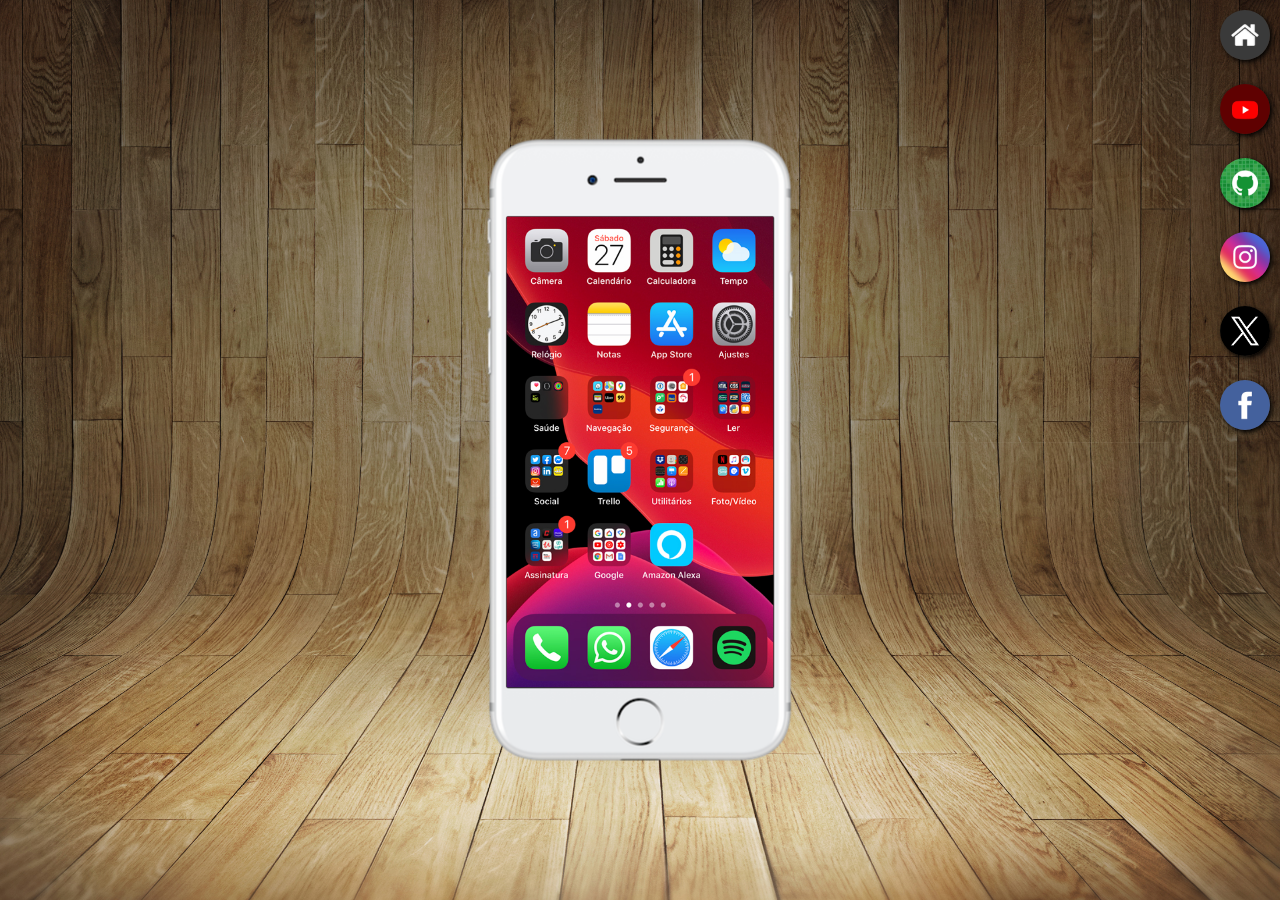
<file: index.html>
<!DOCTYPE html>
<html lang="pt-br">
<head>
    <meta charset="UTF-8">
    <meta name="viewport" content="width=device-width, initial-scale=1.0">
    <link rel="shortcut icon" href="favicon.ico" type="image/x-icon">
    <link rel="stylesheet" href="estilos/style.css">
    <title>Projeto Redes Sociais</title>
</head>
<body>
    <main>
        <section id="telefone">
            <iframe src="home.html"  name="tela" id="tela" frameborder="0"> Seu navegador não é compatível com isso.

            </iframe>

        </section>

        <section id="redes-sociais">
            <a href="home.html" target="tela"><img src="imagens/logo-home.jpg" alt="home"></a><br>
            <a href="youtube.html" target="tela"><img src="imagens/logo-youtube.jpg" alt="youtube"></a><br>
            <a href="github.html" target="tela"><img src="imagens/logo-github.jpg" alt="github"></a><br>
            <a href="instagram.html" target="tela"><img src="imagens/logo-instagram.jpg" alt="instagram"></a><br>
            <a href="twitter.html" target="tela"><img src="imagens/logo-twitter.jpg" alt="twitter"></a><br>
            <a href="facebook.html" target="tela"><img src="imagens/logo-facebook.jpg" alt="Facebook"></a>

        </section> 
    </main>
    
</body>
</html>
</file>
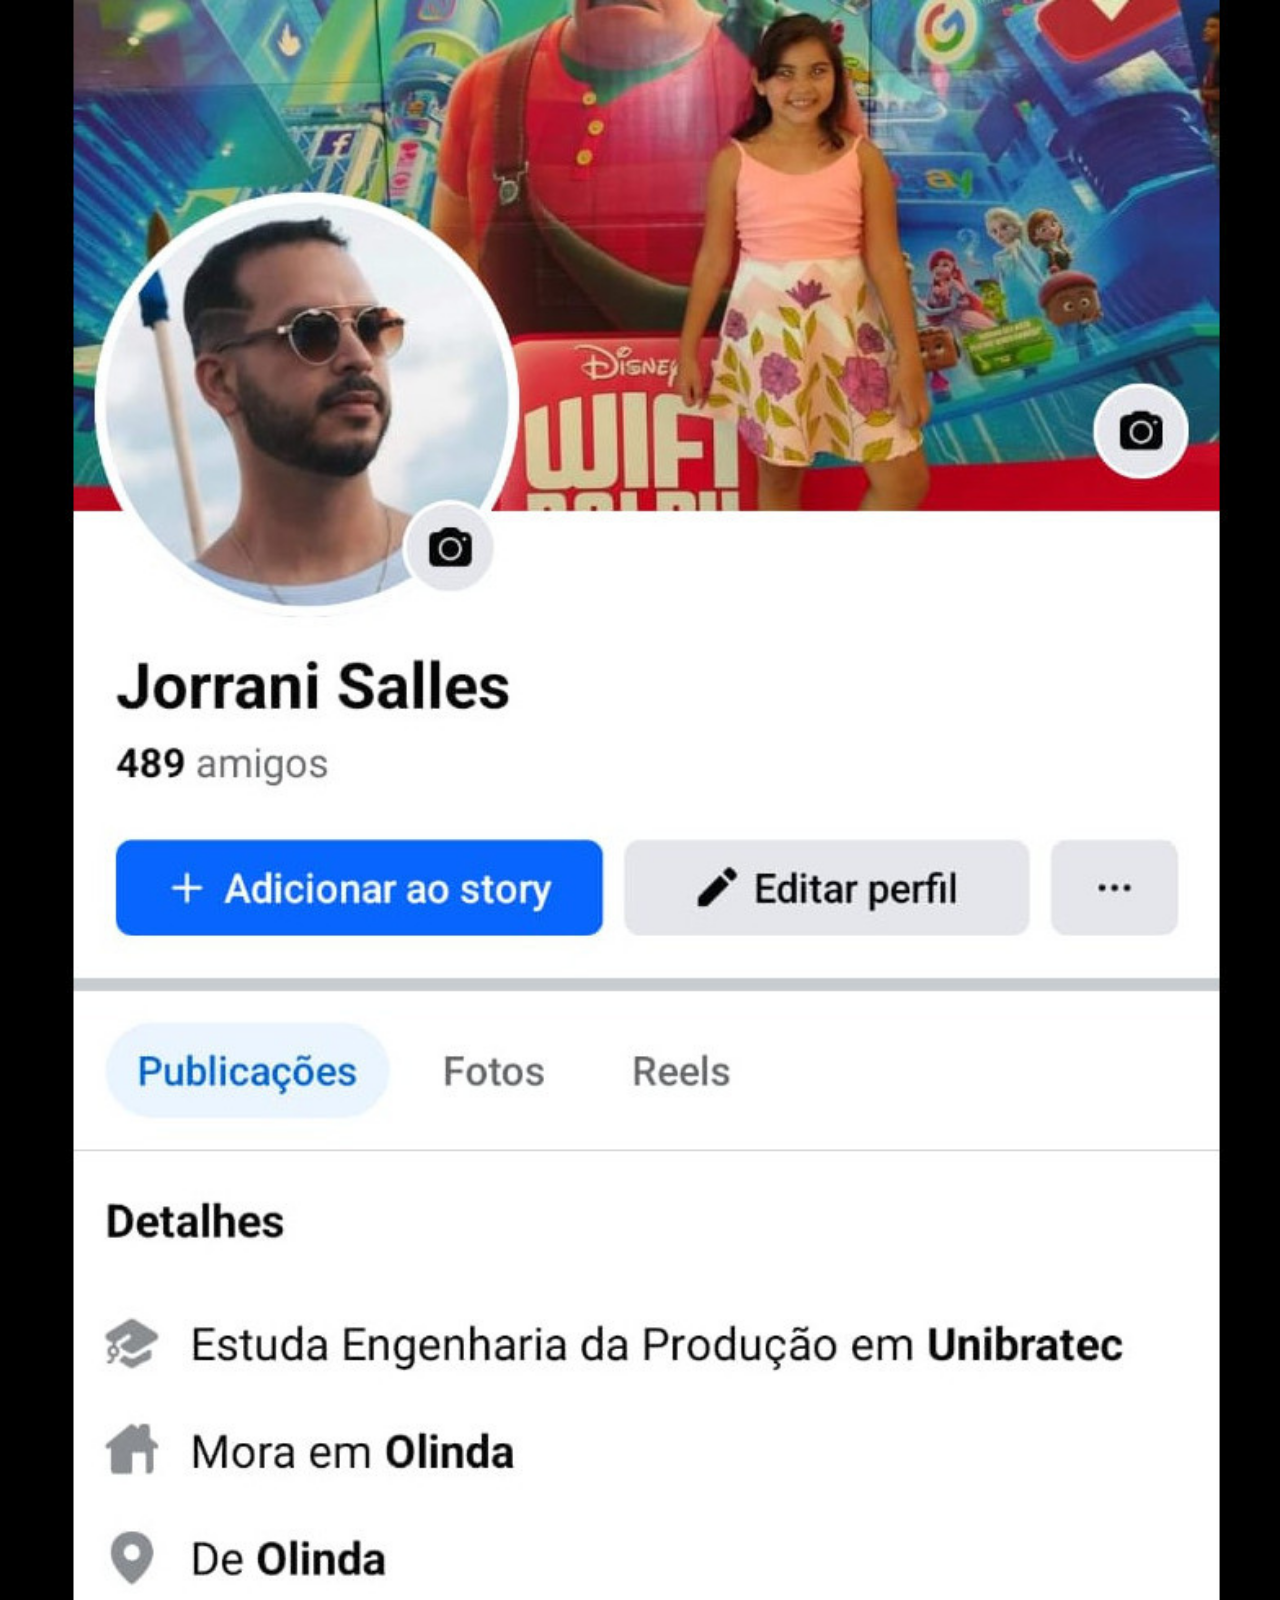
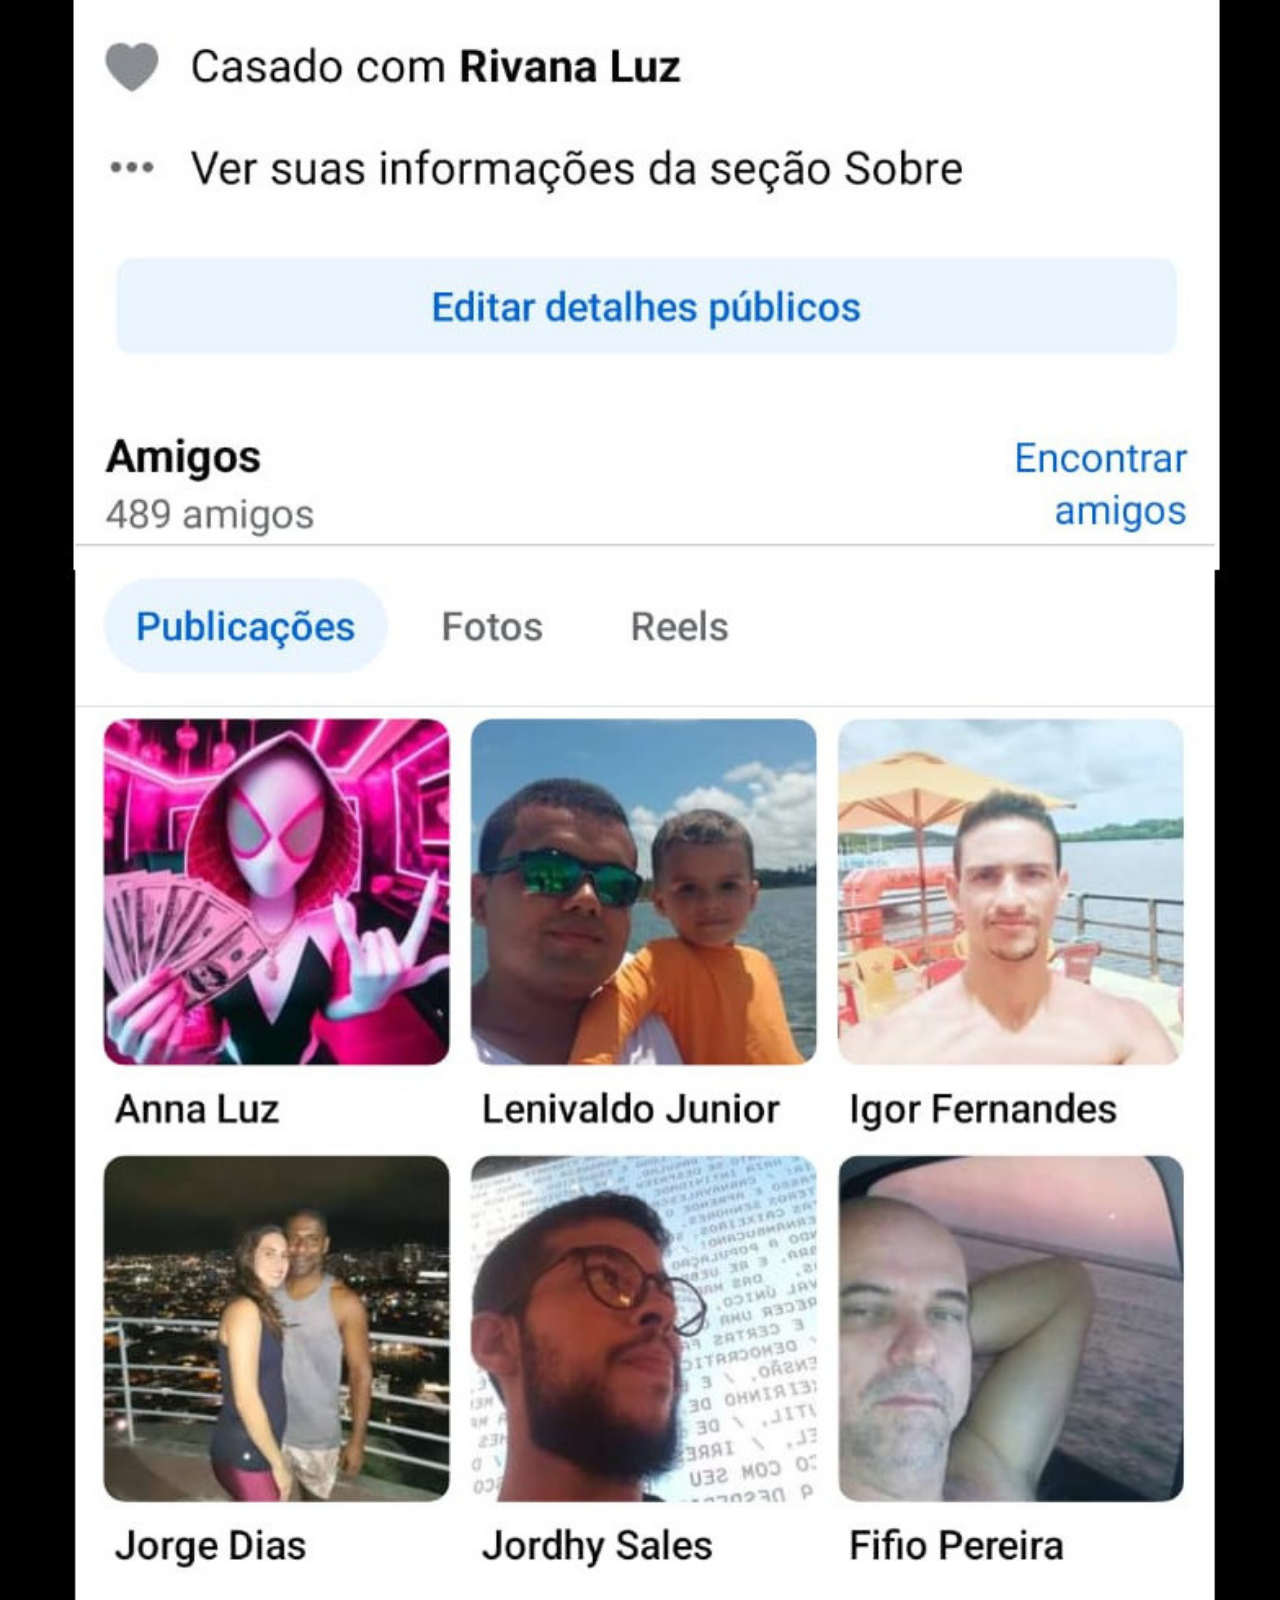
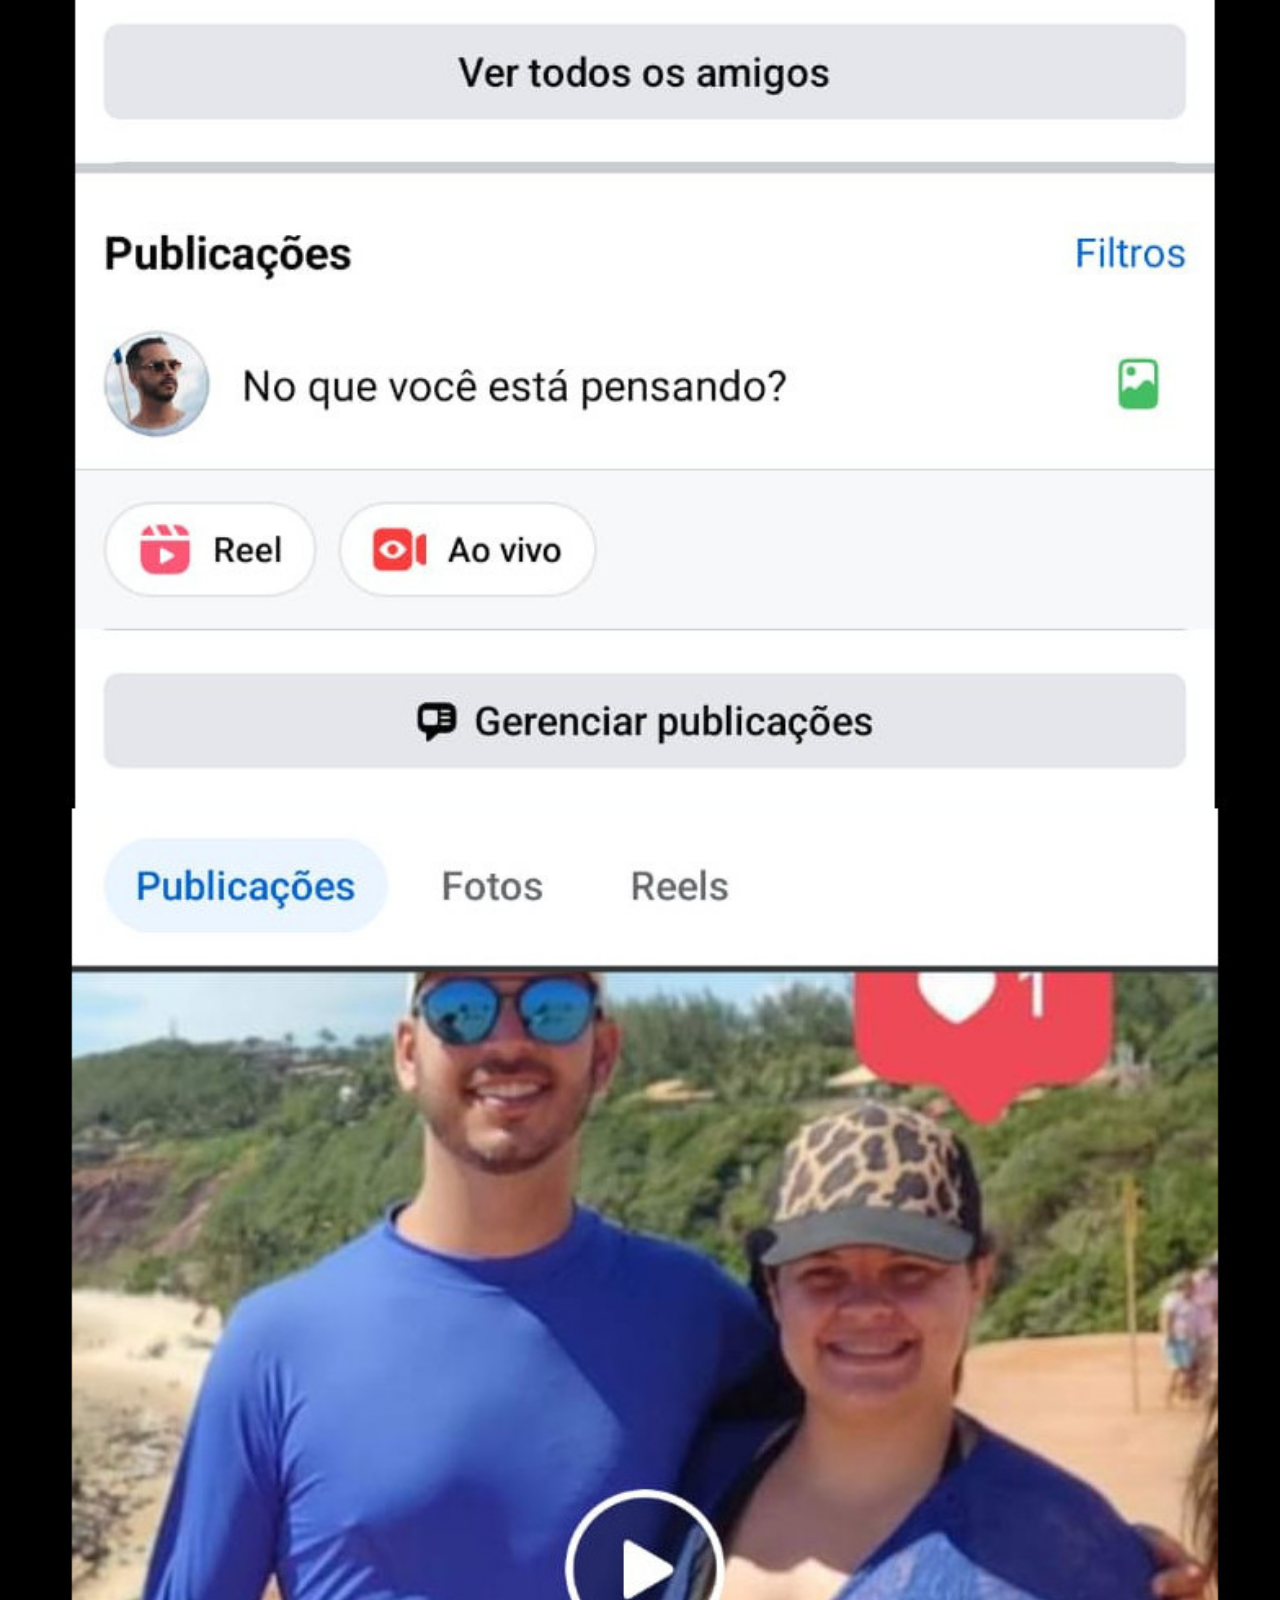
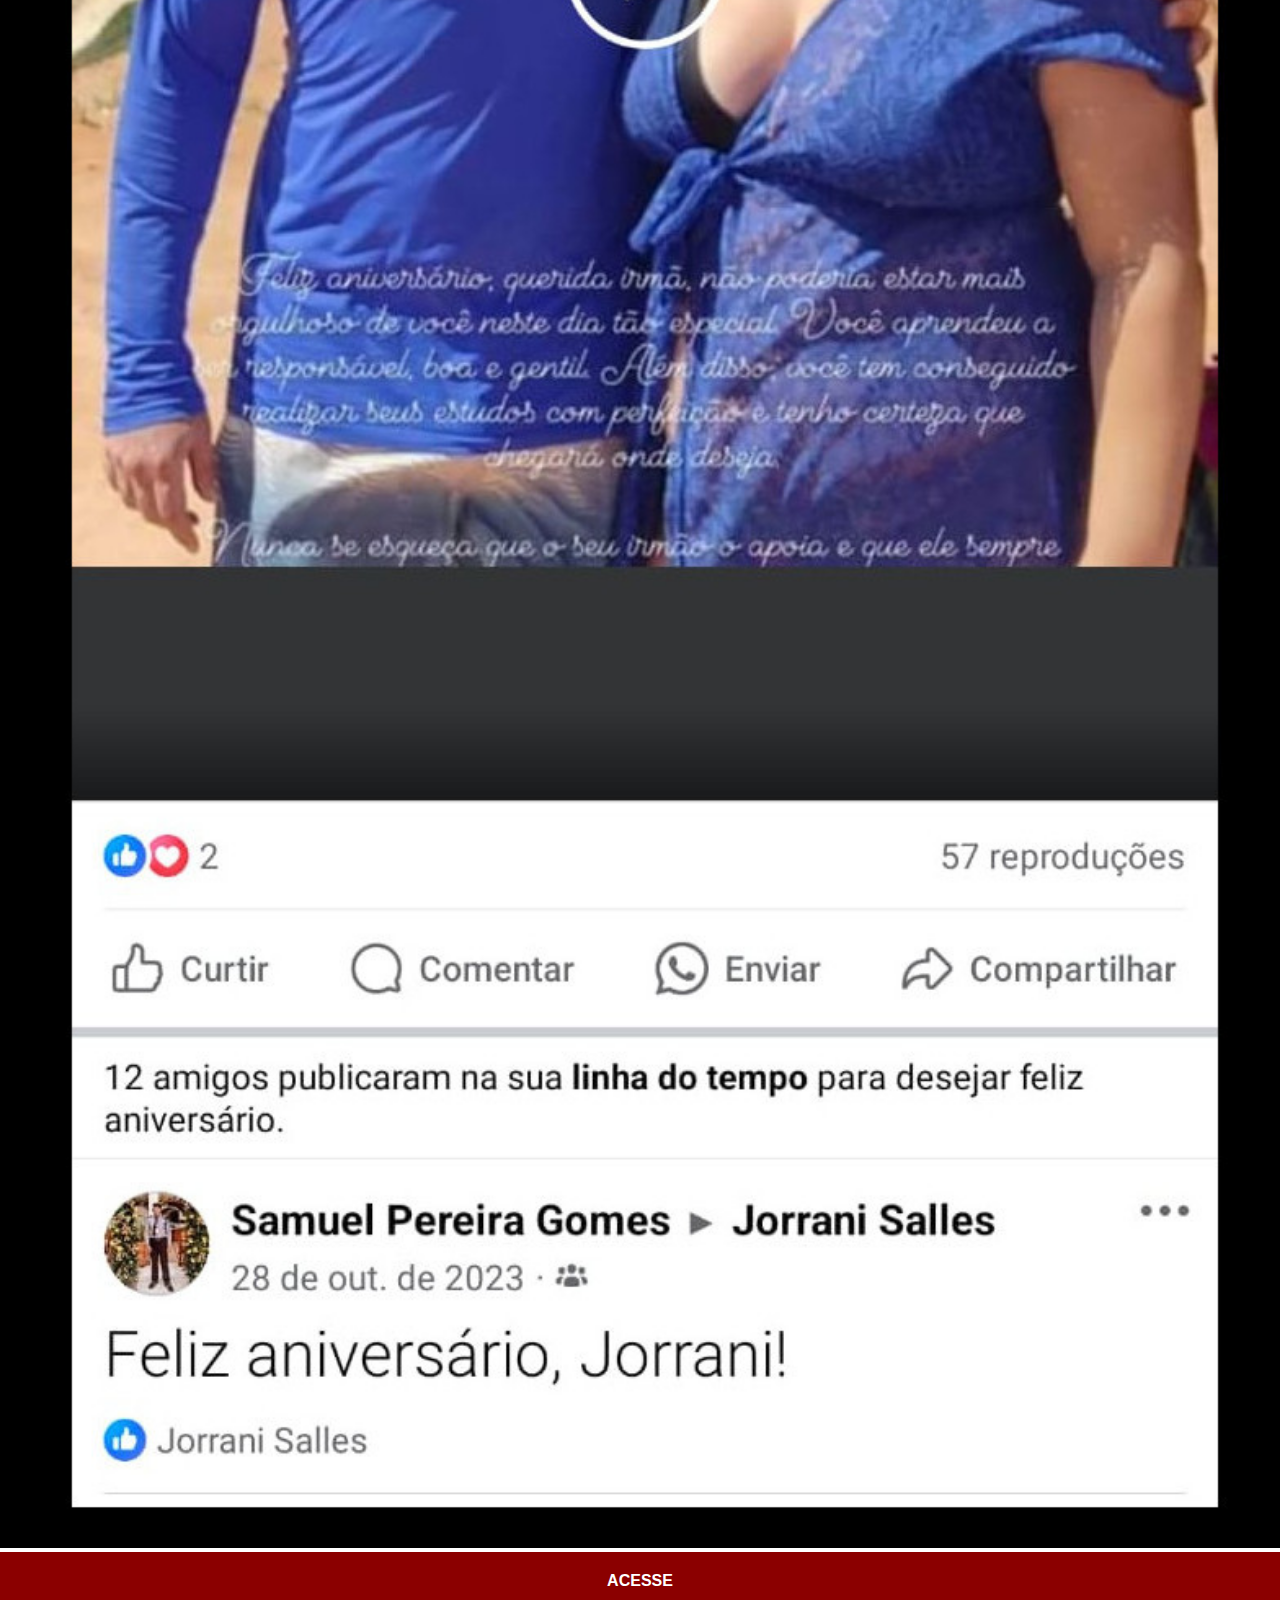
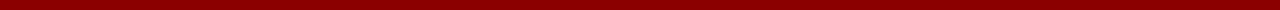
<file: facebook.html>
<!DOCTYPE html>
<html lang="pt-br">
<head>
    <meta charset="UTF-8">
    <meta name="viewport" content="width=device-width, initial-scale=1.0">
    <title>Instagram</title>
    <link rel="stylesheet" href="estilos/social.css">
</head>
<body>
    <img src="imagens/tela-facebook.jpg" alt="Facebook">
    <a href="https://www.facebook.com/jorrani.salles" target="_blank"> ACESSE</a>
    
</body>
</html>
</file>
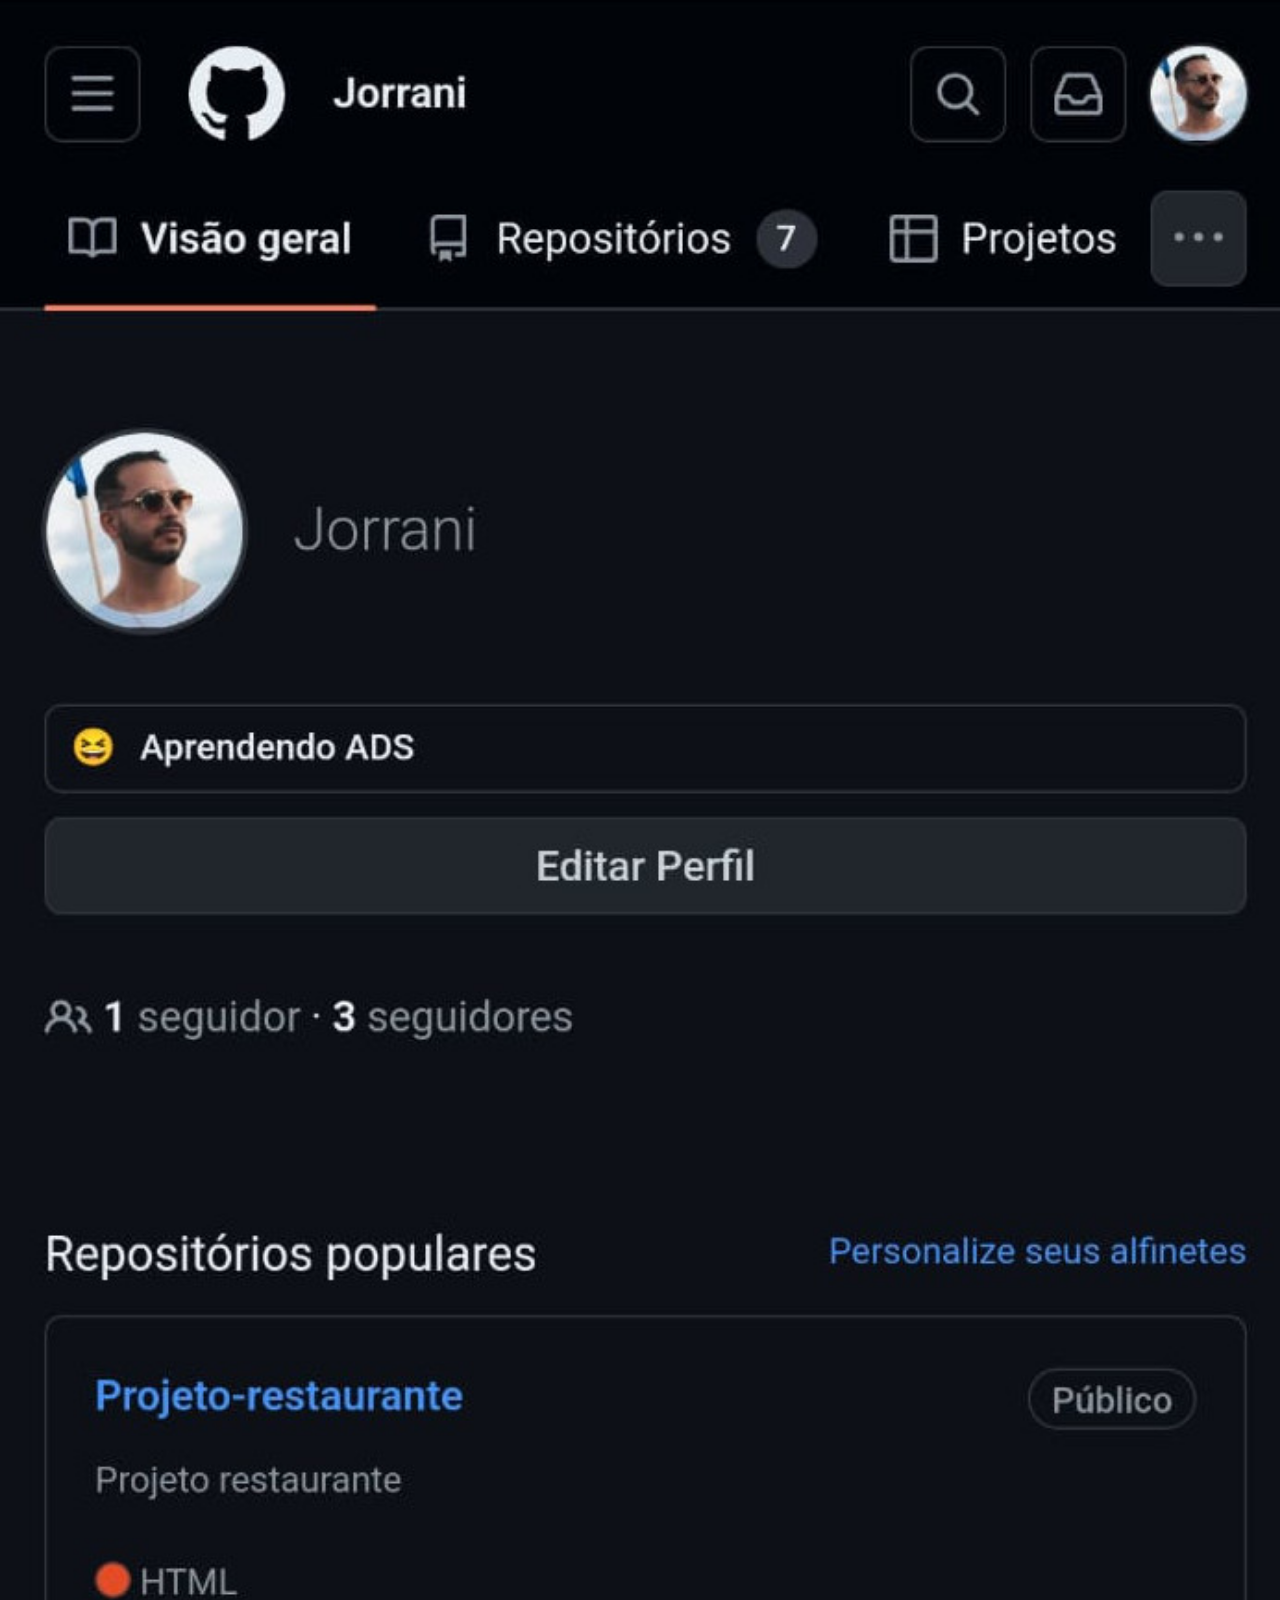
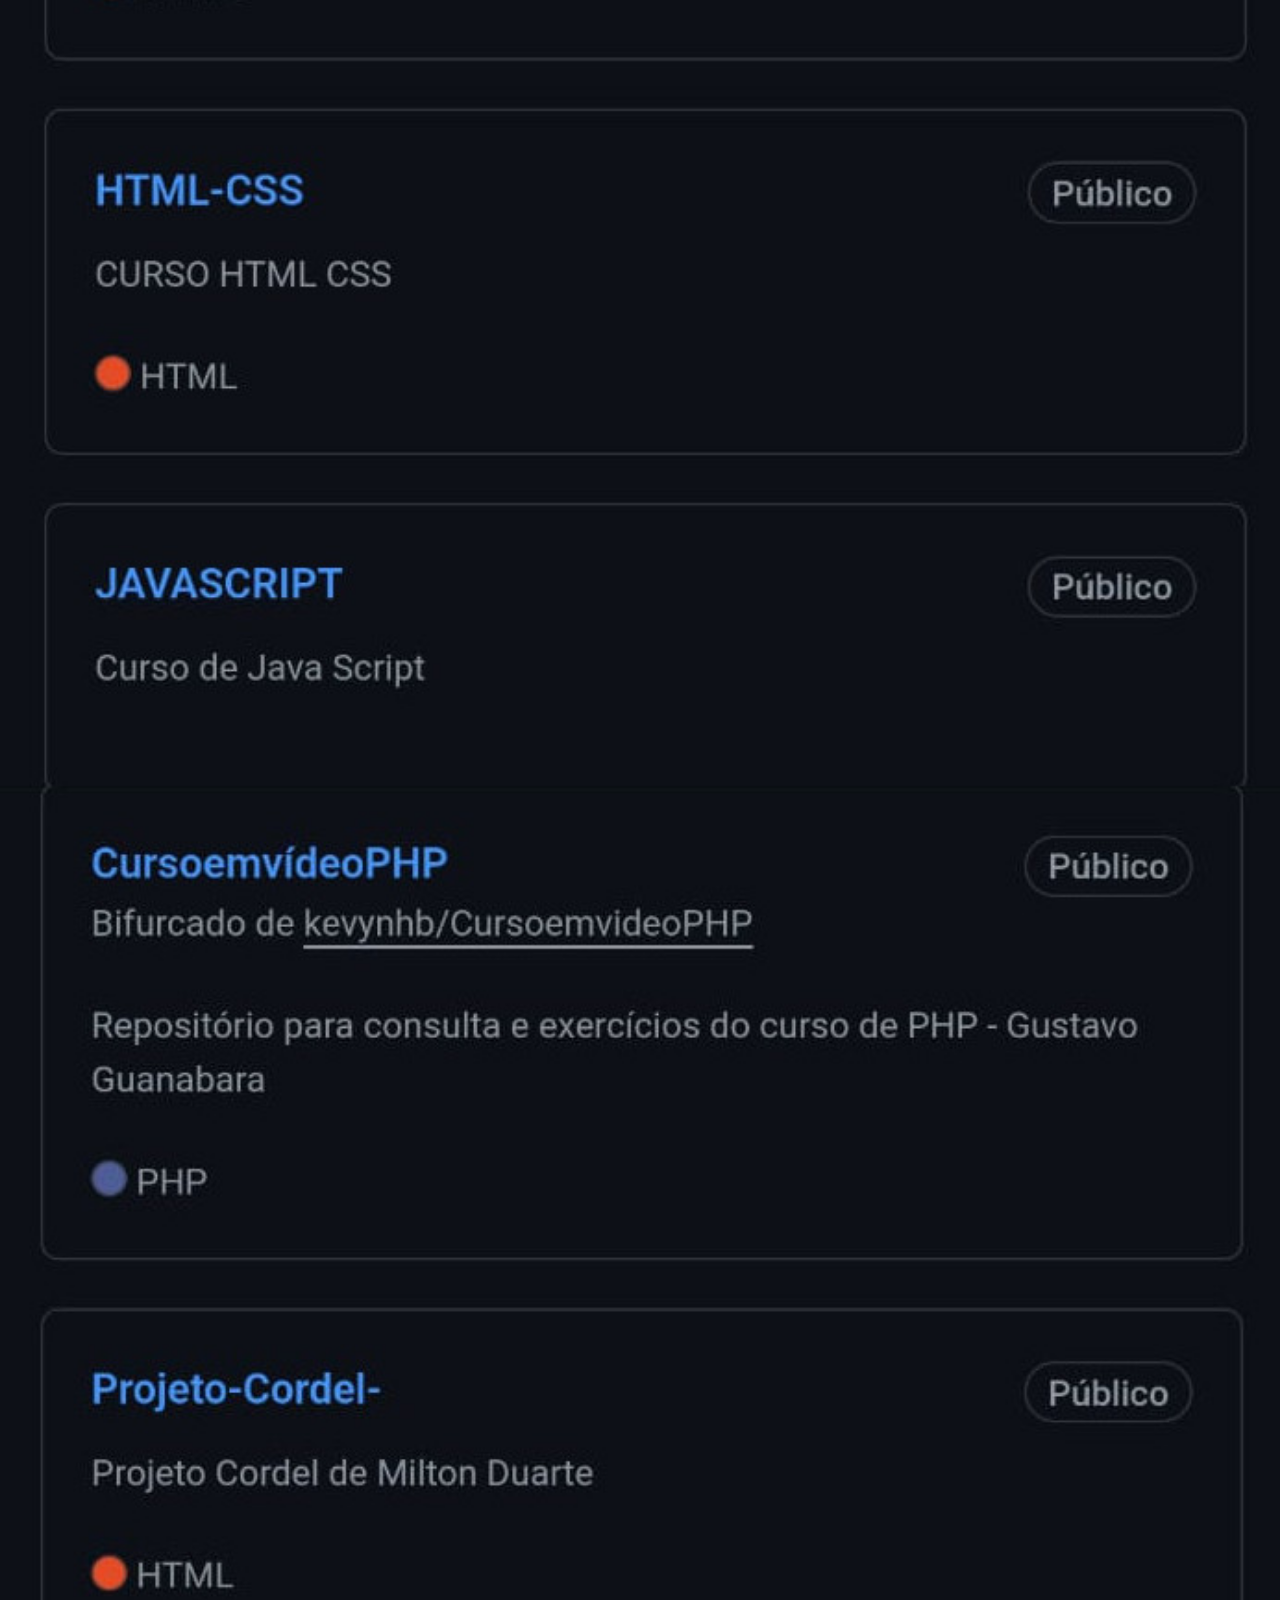
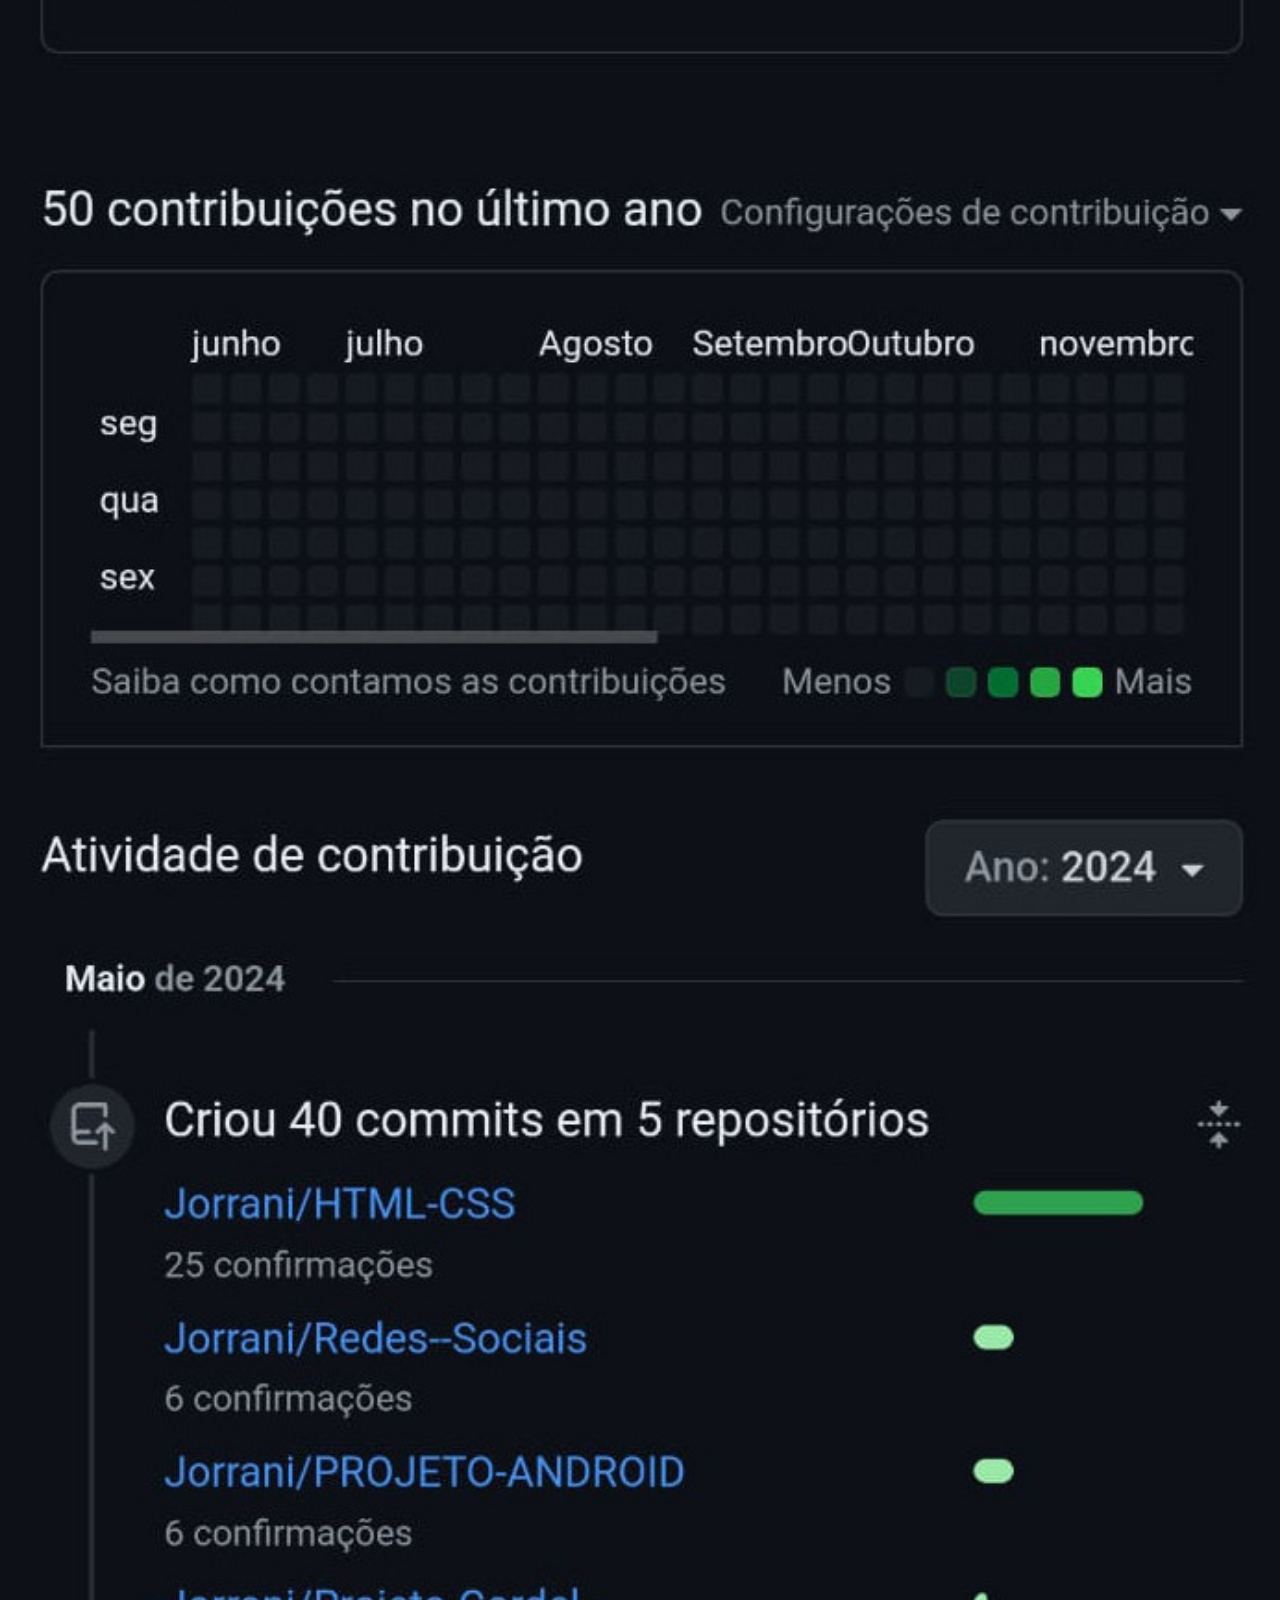
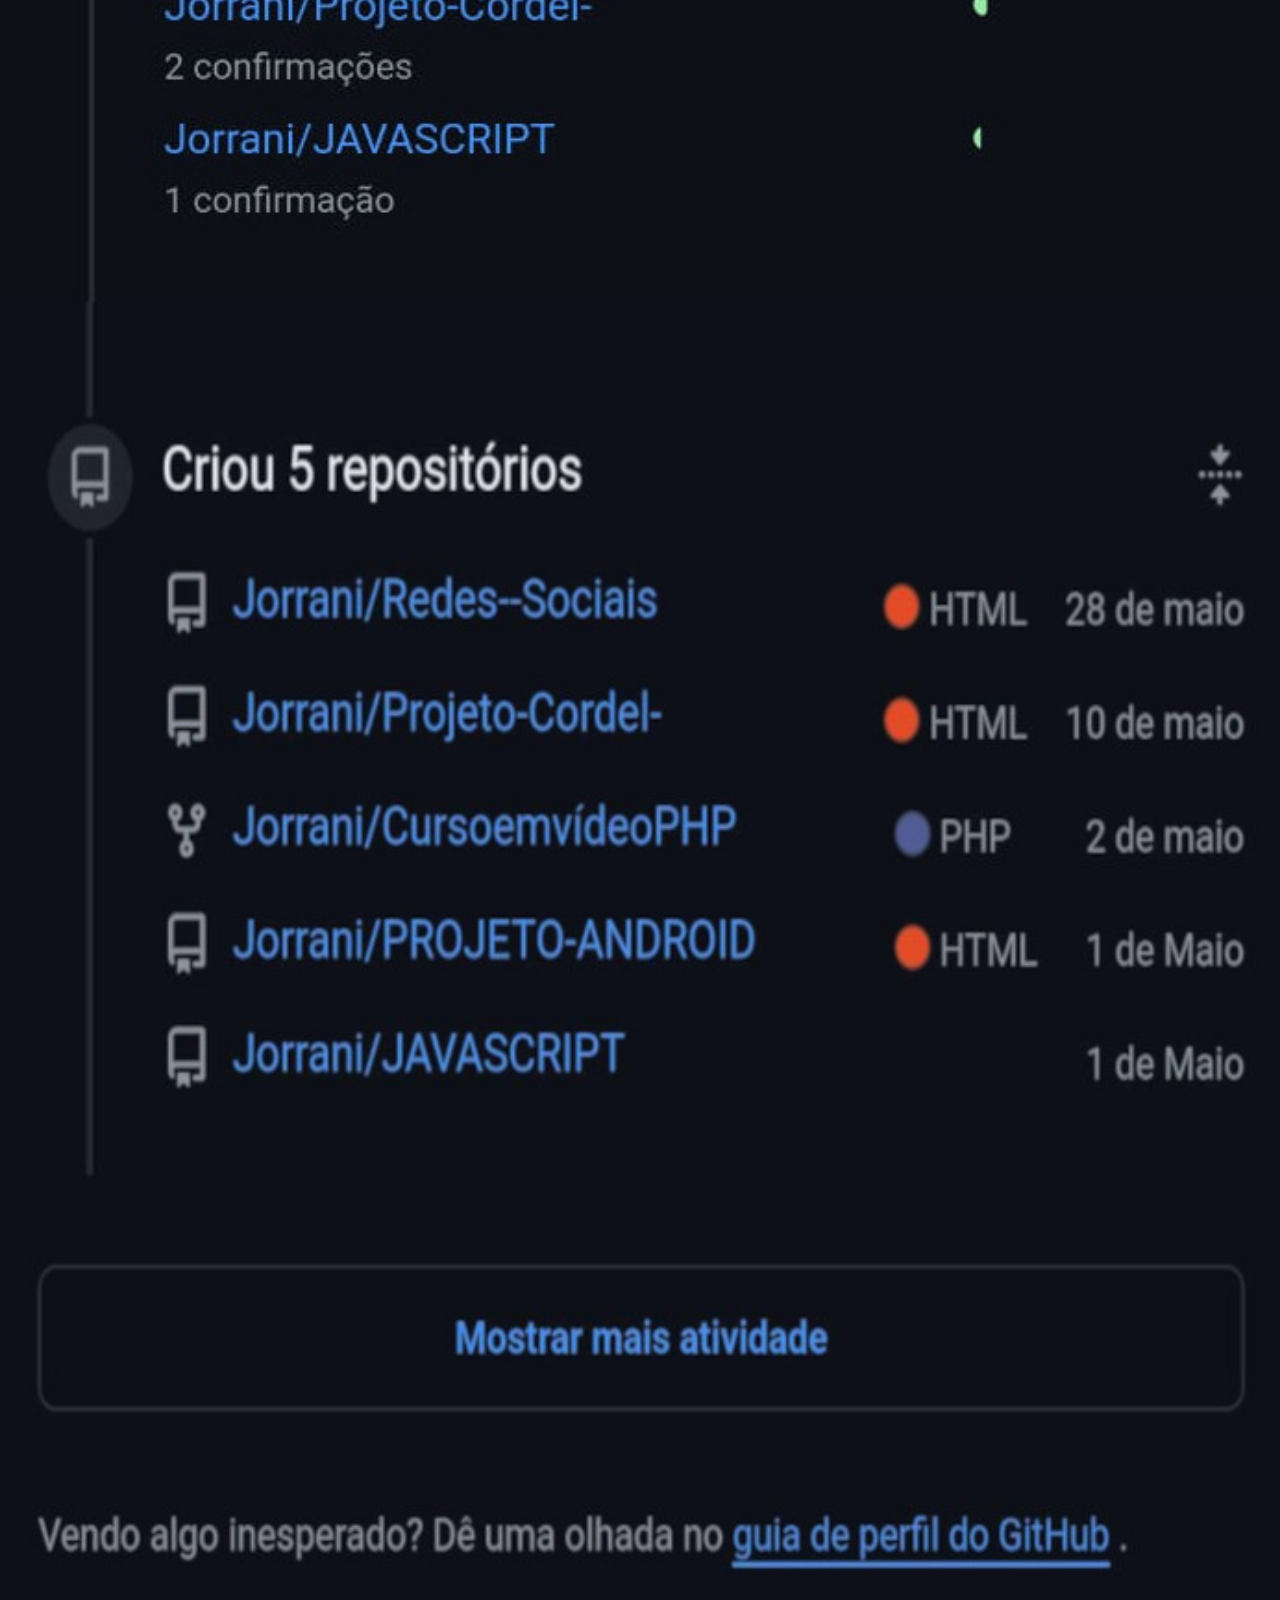
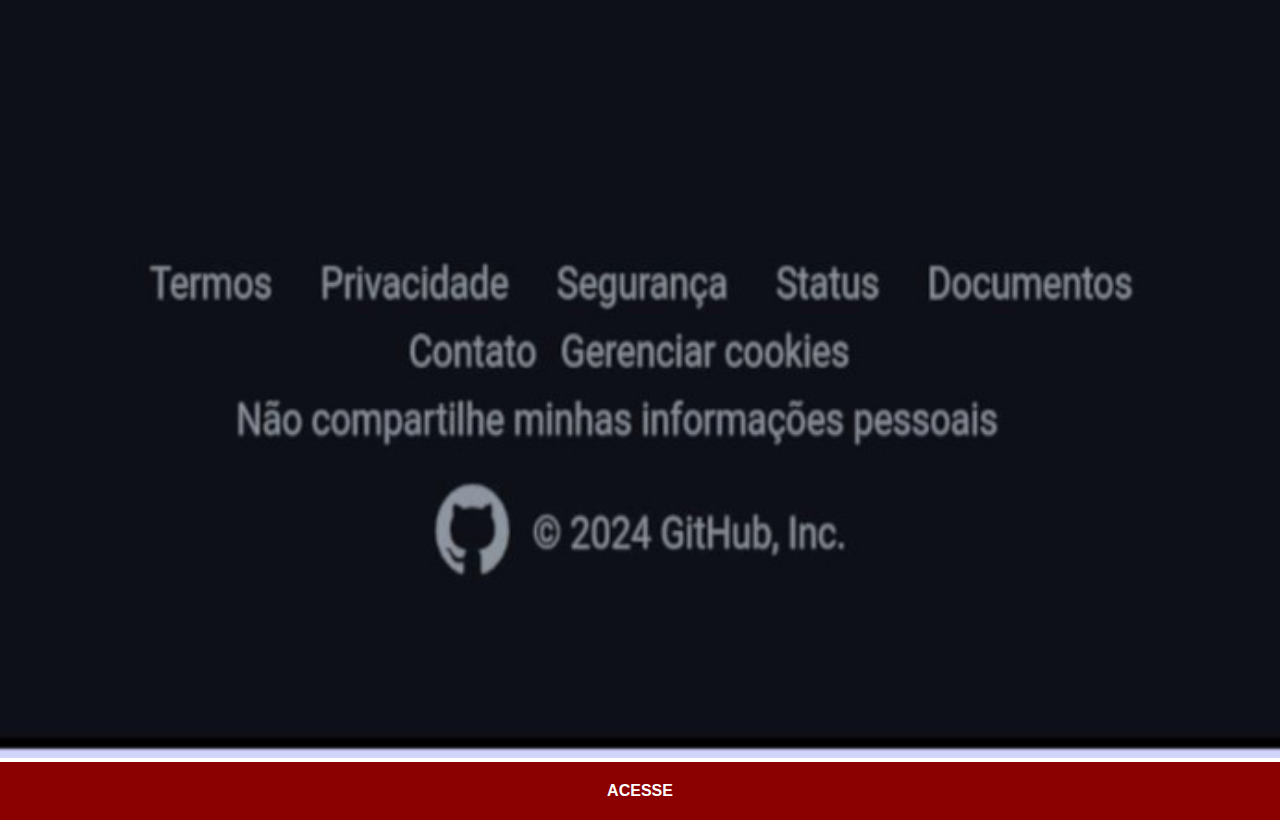
<file: github.html>
<!DOCTYPE html>
<html lang="pt-br">
<head>
    <meta charset="UTF-8">
    <meta name="viewport" content="width=device-width, initial-scale=1.0">
    <title>Github</title>
    <link rel="stylesheet" href="estilos/social.css">

    
</head>
<body>

    <img src="imagens/tela-github.jpeg" alt="Github">
    <a href="https://github.com/Jorrani" target="_blank"> ACESSE</a>
    
</body>
</html>
</file>
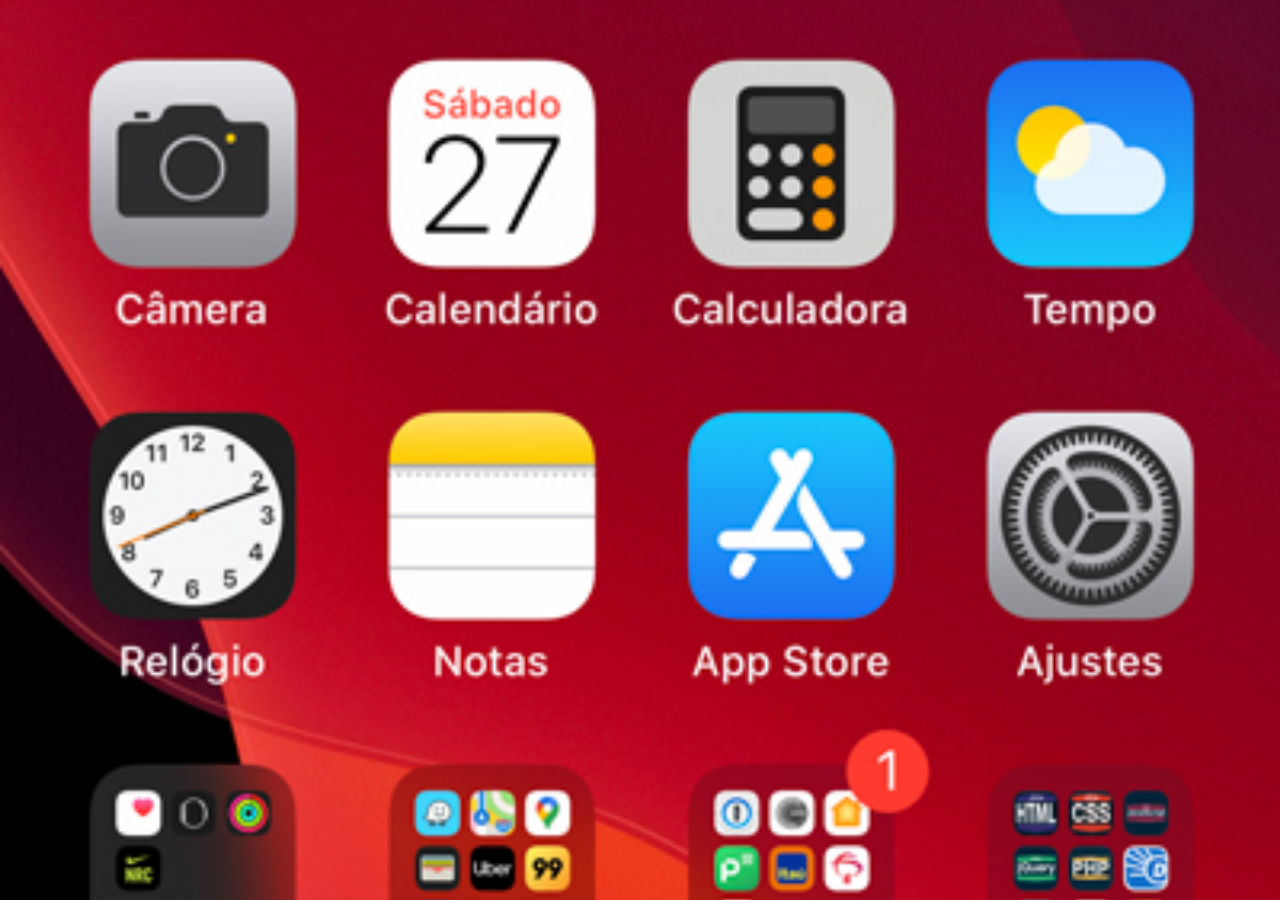
<file: home.html>
<!DOCTYPE html>
<html lang="pt-br">
<head>
    <meta charset="UTF-8">
    <meta name="viewport" content="width=device-width, initial-scale=1.0">
    <title>Home</title>

</head>

<style>
* { margin: 0px;
    padding: 0px;
    
}

body {
    width: 100vw;
    height: 100vh;
    background: black url(imagens/tela-home.jpg) no-repeat top center;
    background-size: cover;         
}



</style>
<body>
    
</body>
</html>
</file>
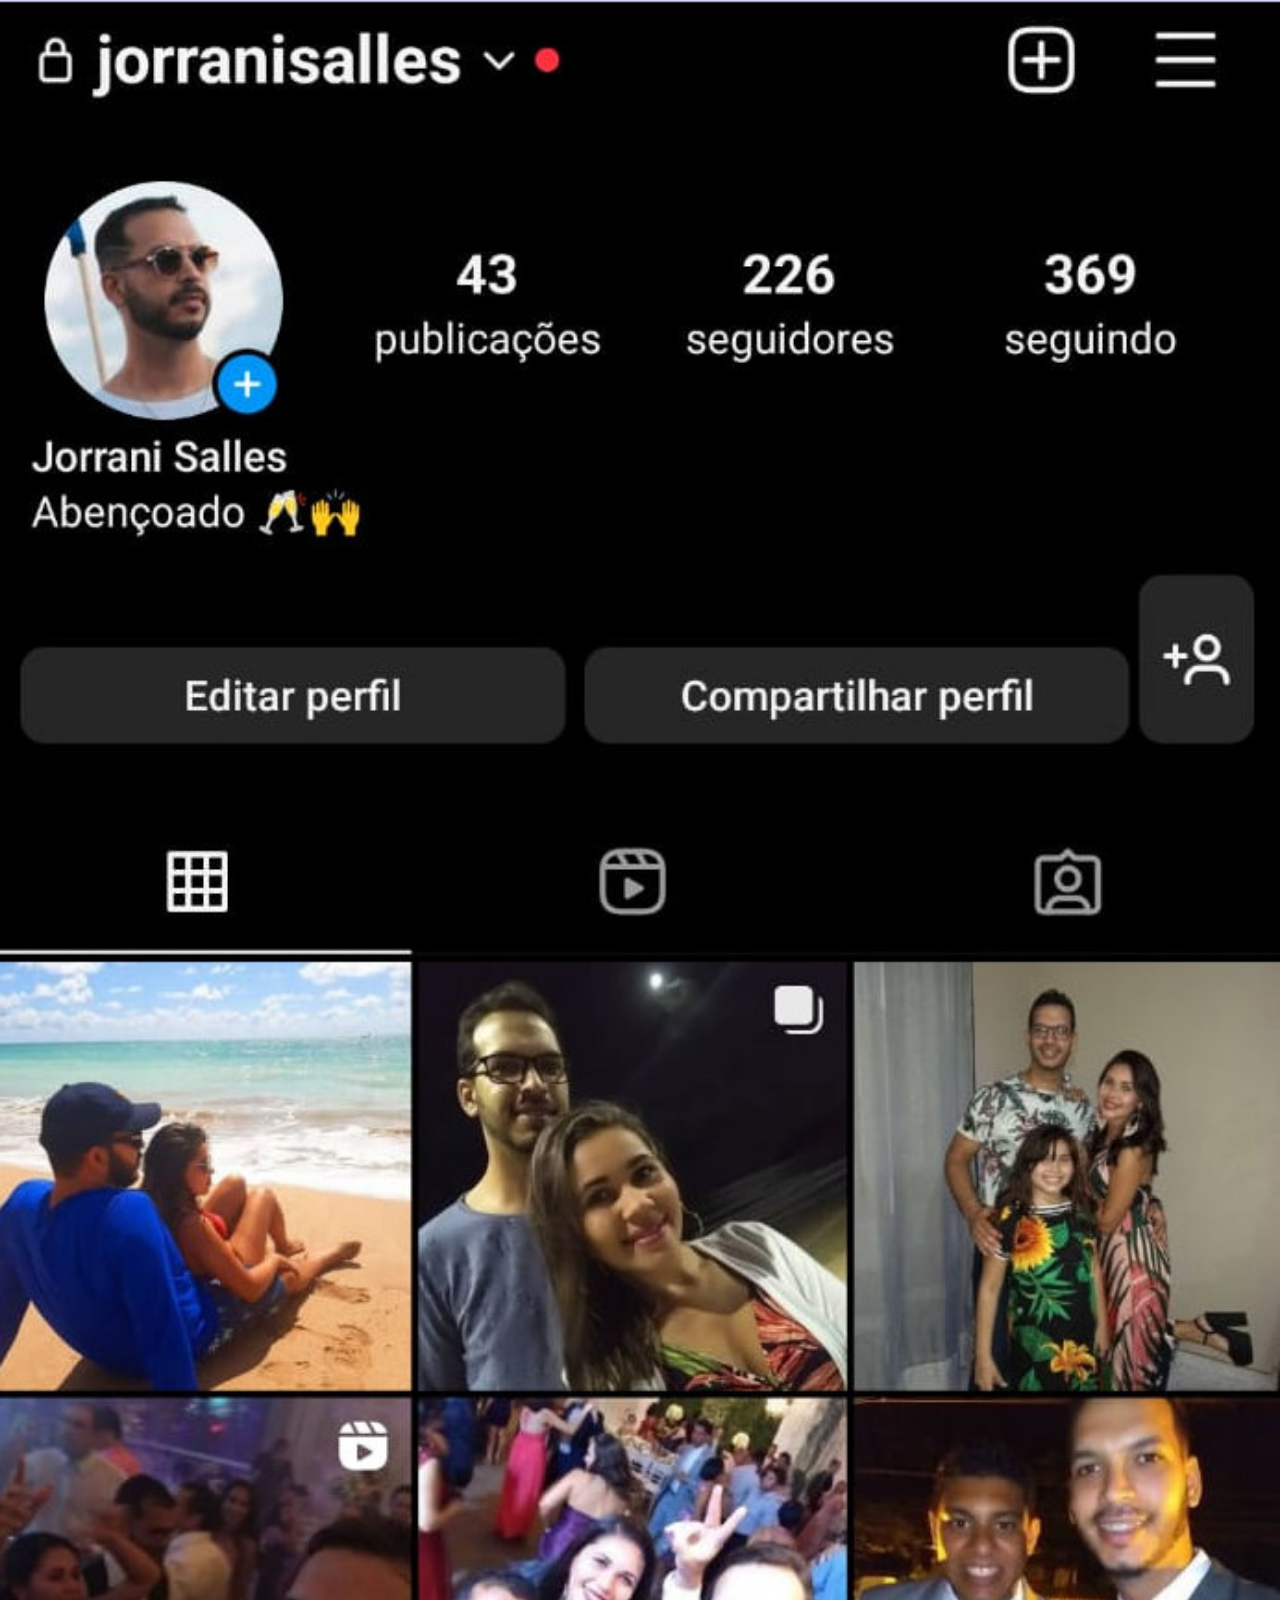
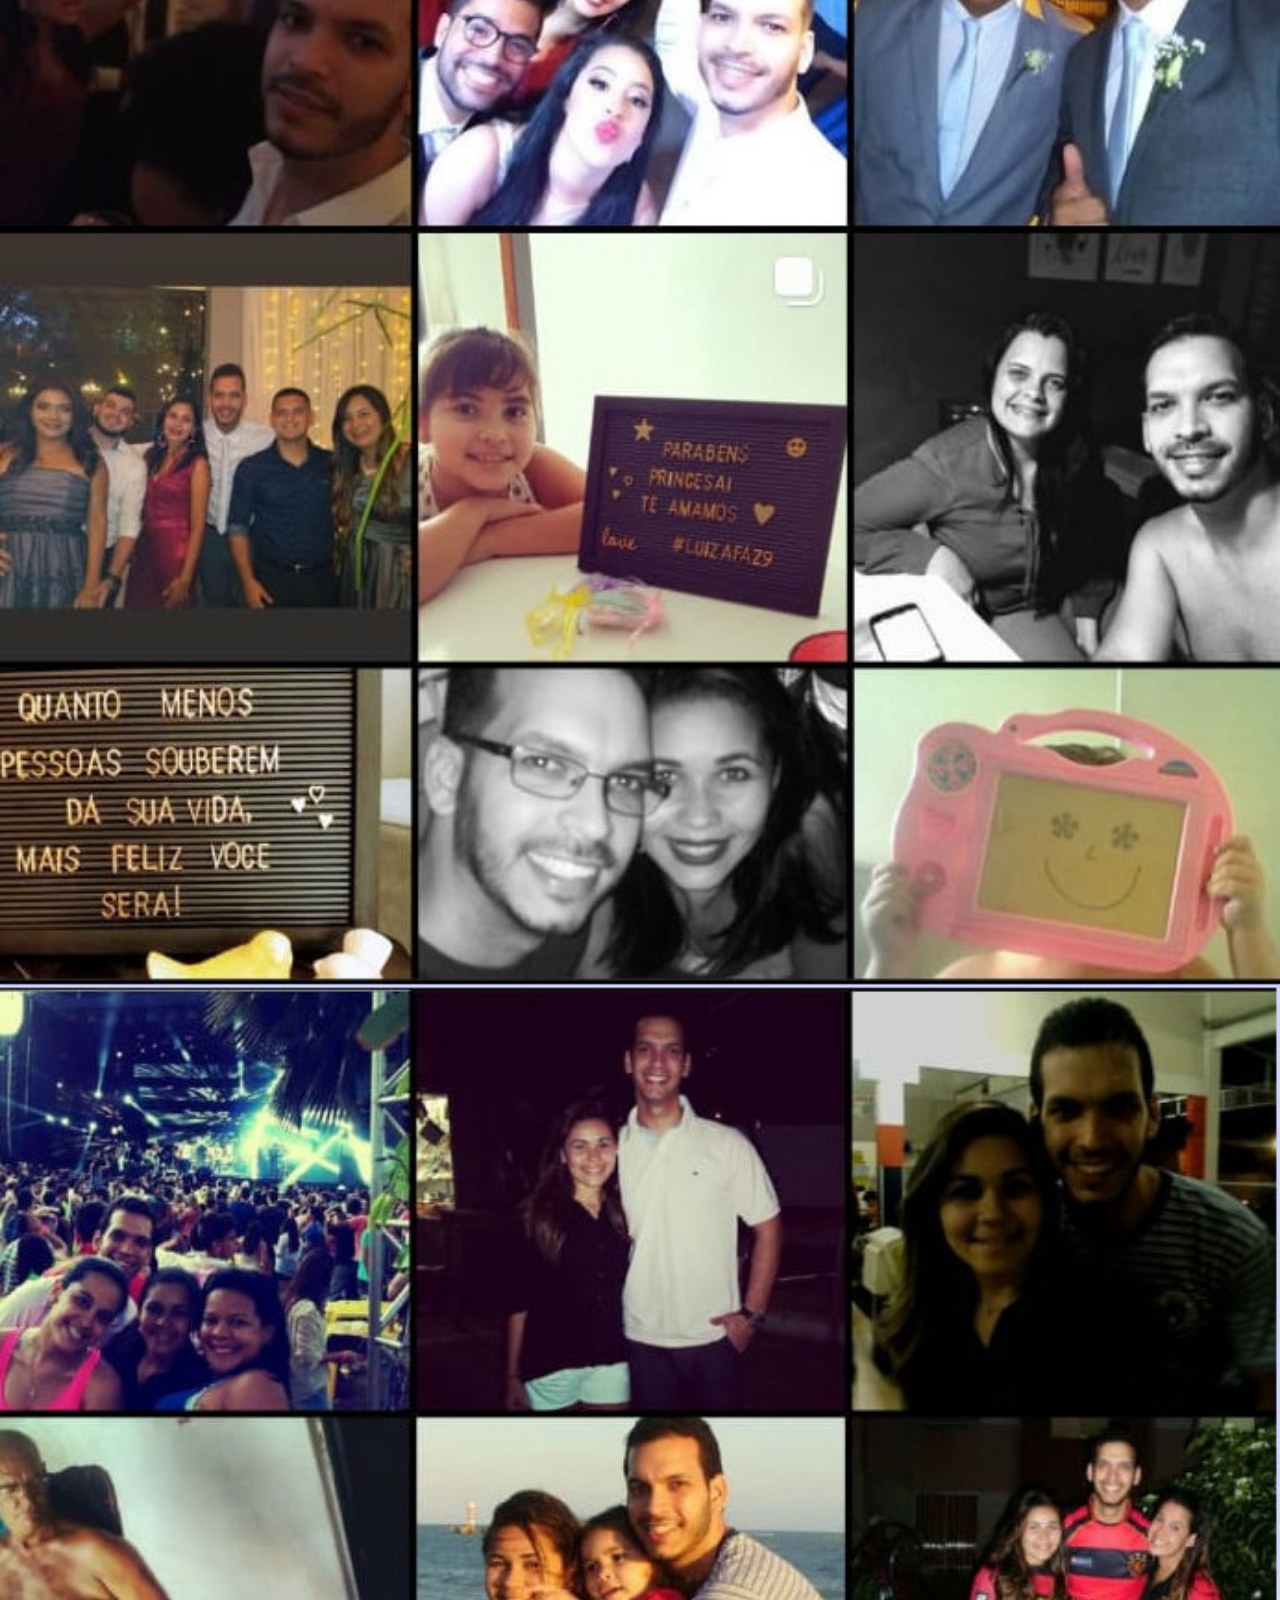
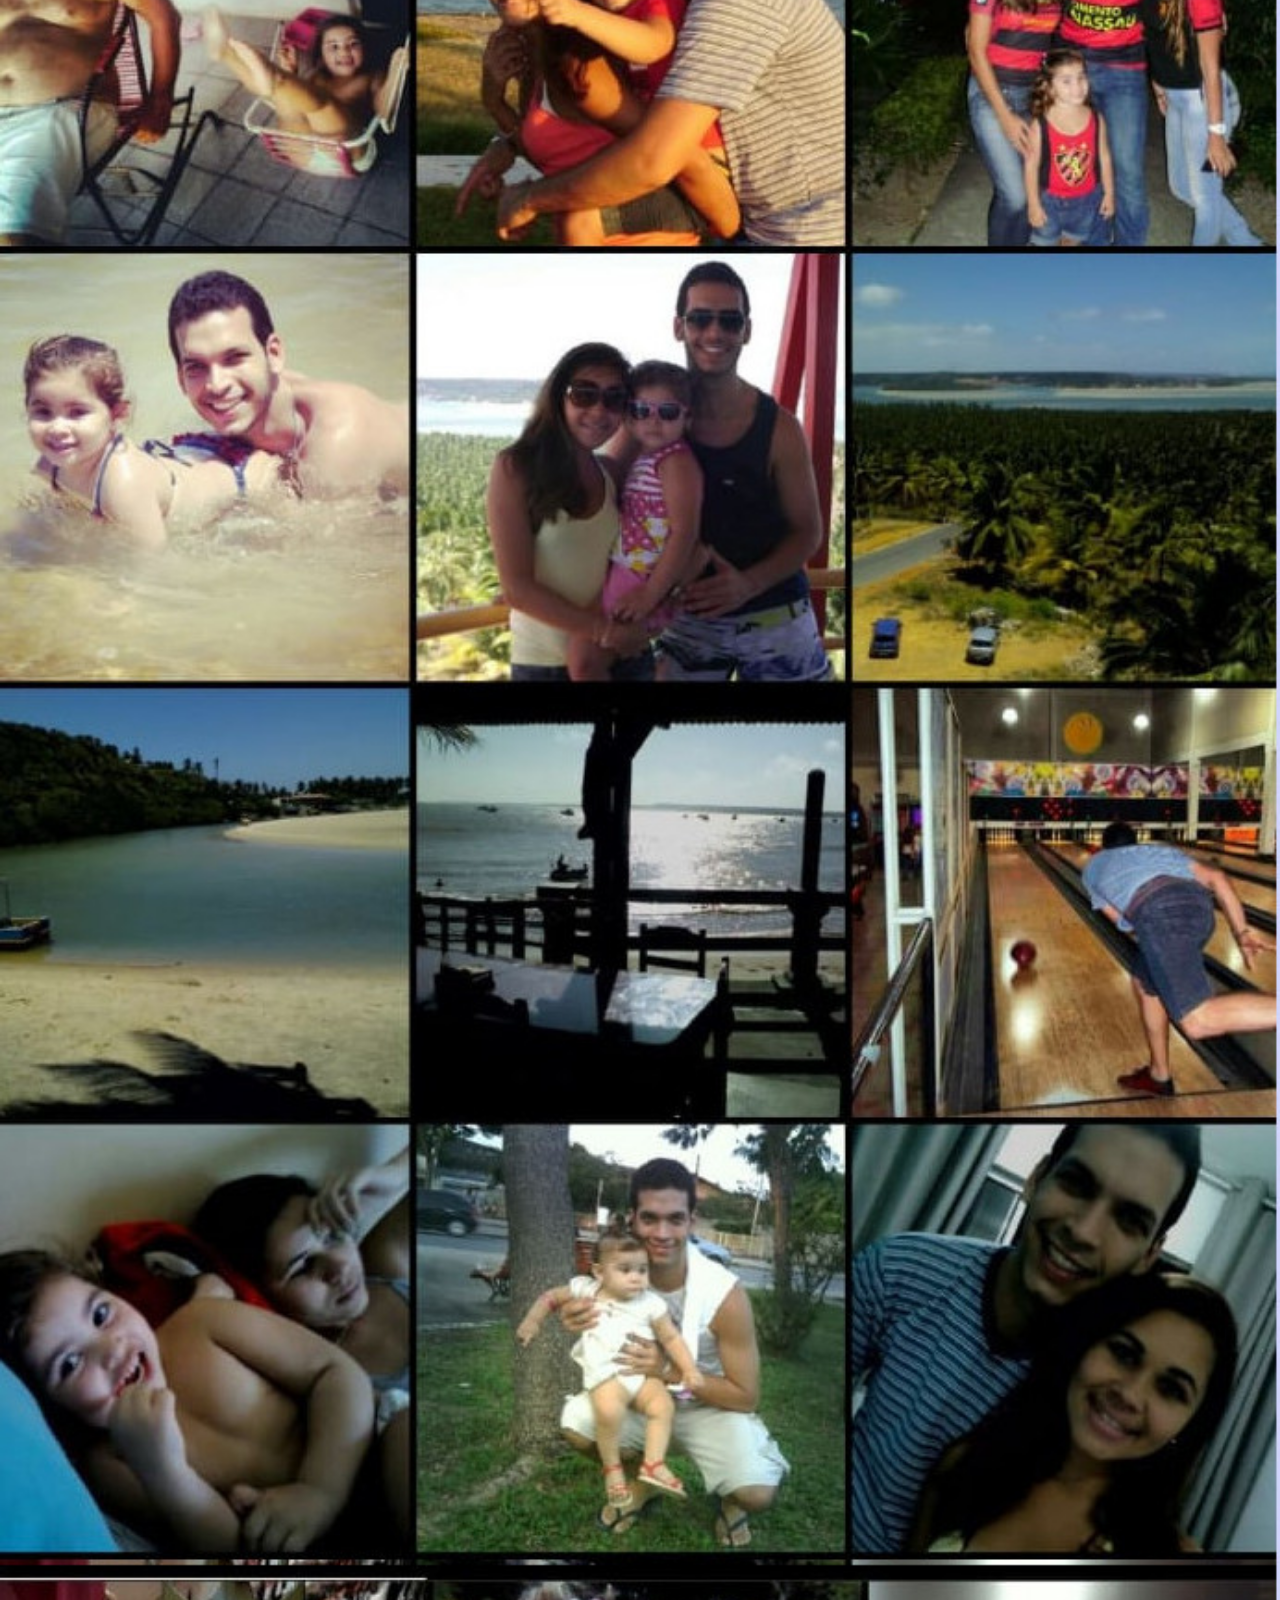
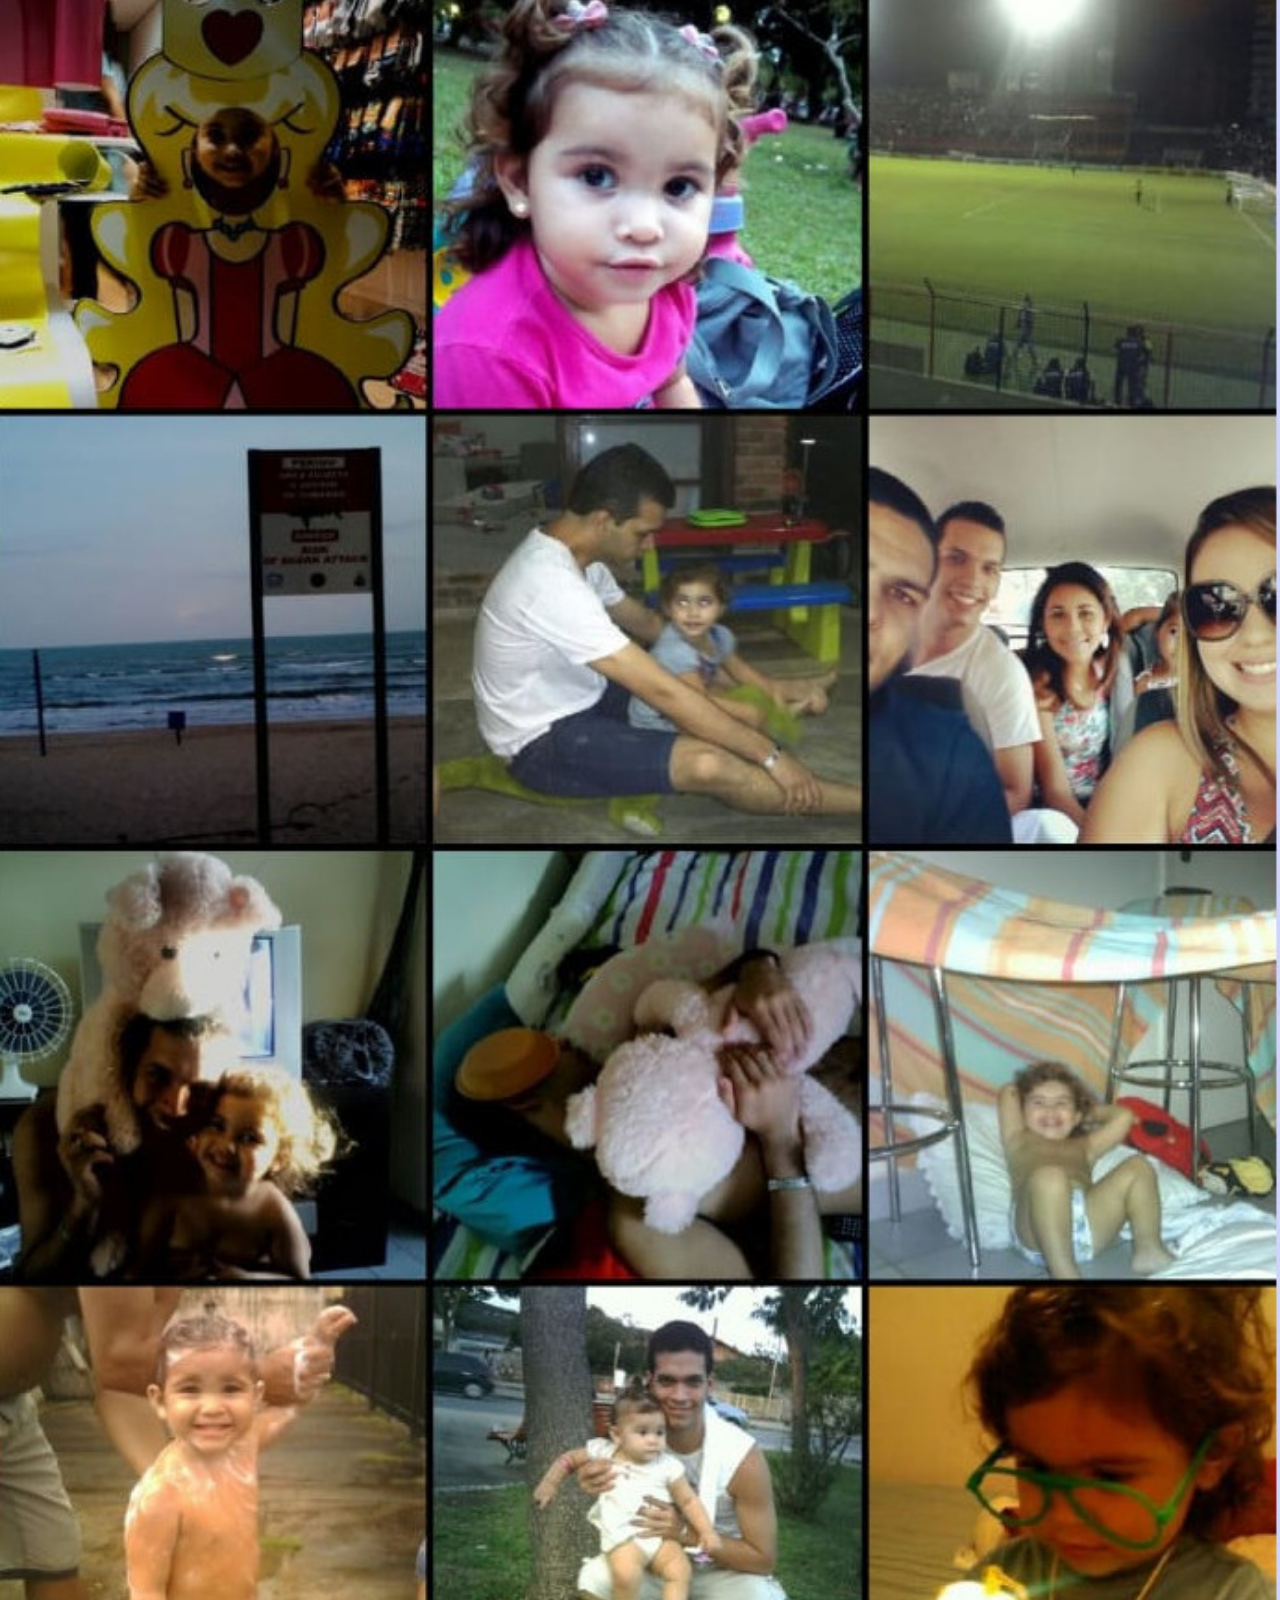
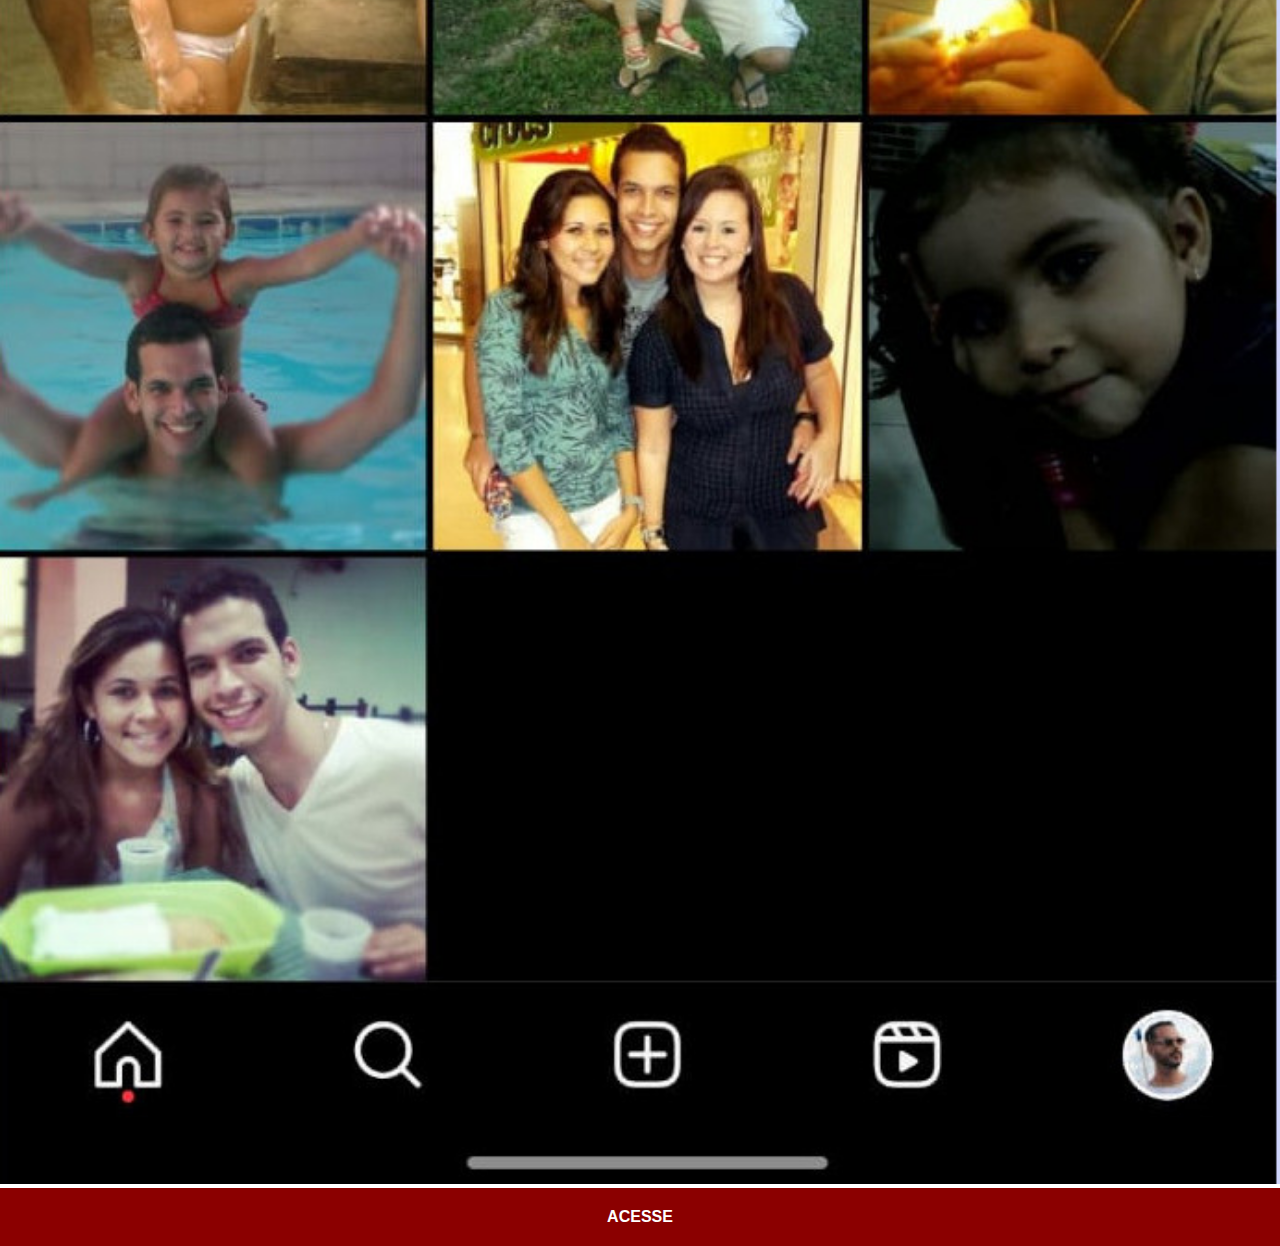
<file: instagram.html>
<!DOCTYPE html>
<html lang="pt-br">
<head>
    <meta charset="UTF-8">
    <meta name="viewport" content="width=device-width, initial-scale=1.0">
    <title>Instagram</title>
    <link rel="stylesheet" href="estilos/social.css">
</head>
<body>
    <img src="imagens/tela-instagram.jpeg" alt="Instagram">
    <a href="https://www.instagram.com/jorranisalles/" target="_blank"> ACESSE</a>
    
</body>
</html>
</file>
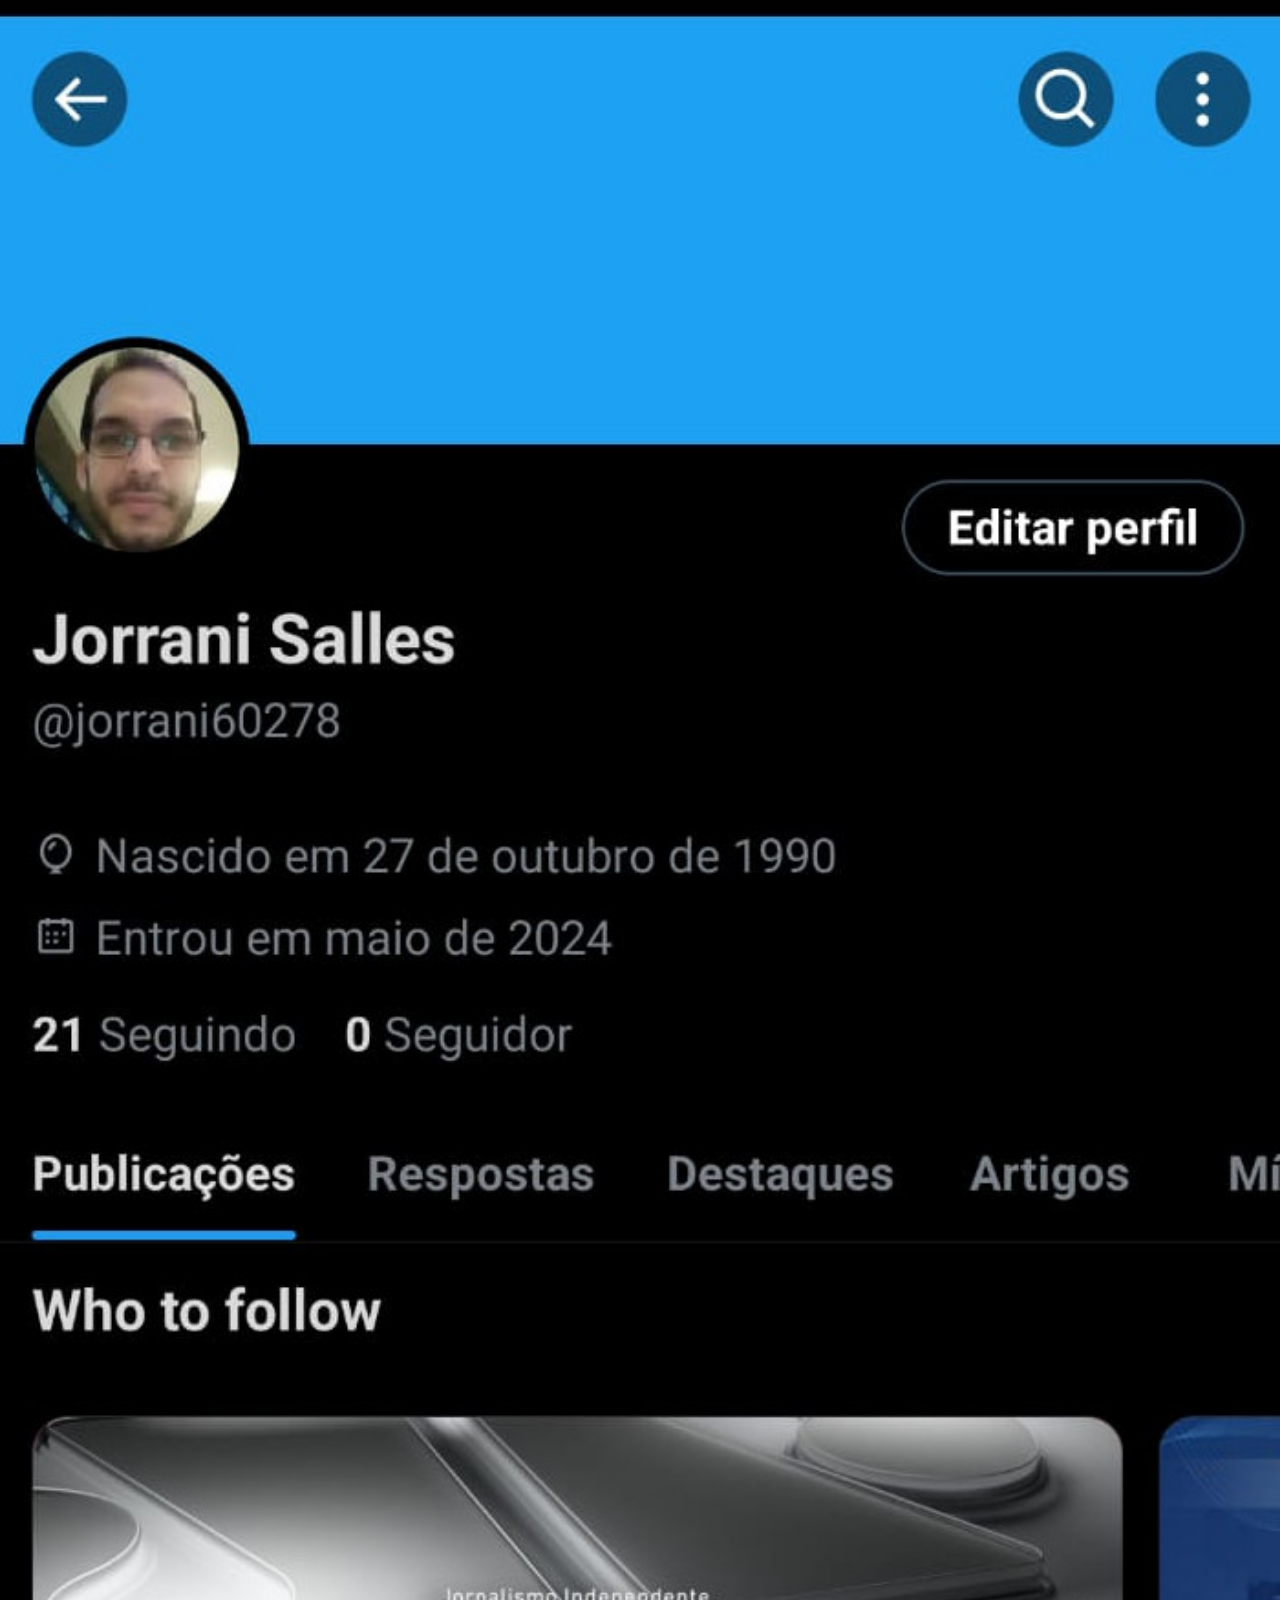
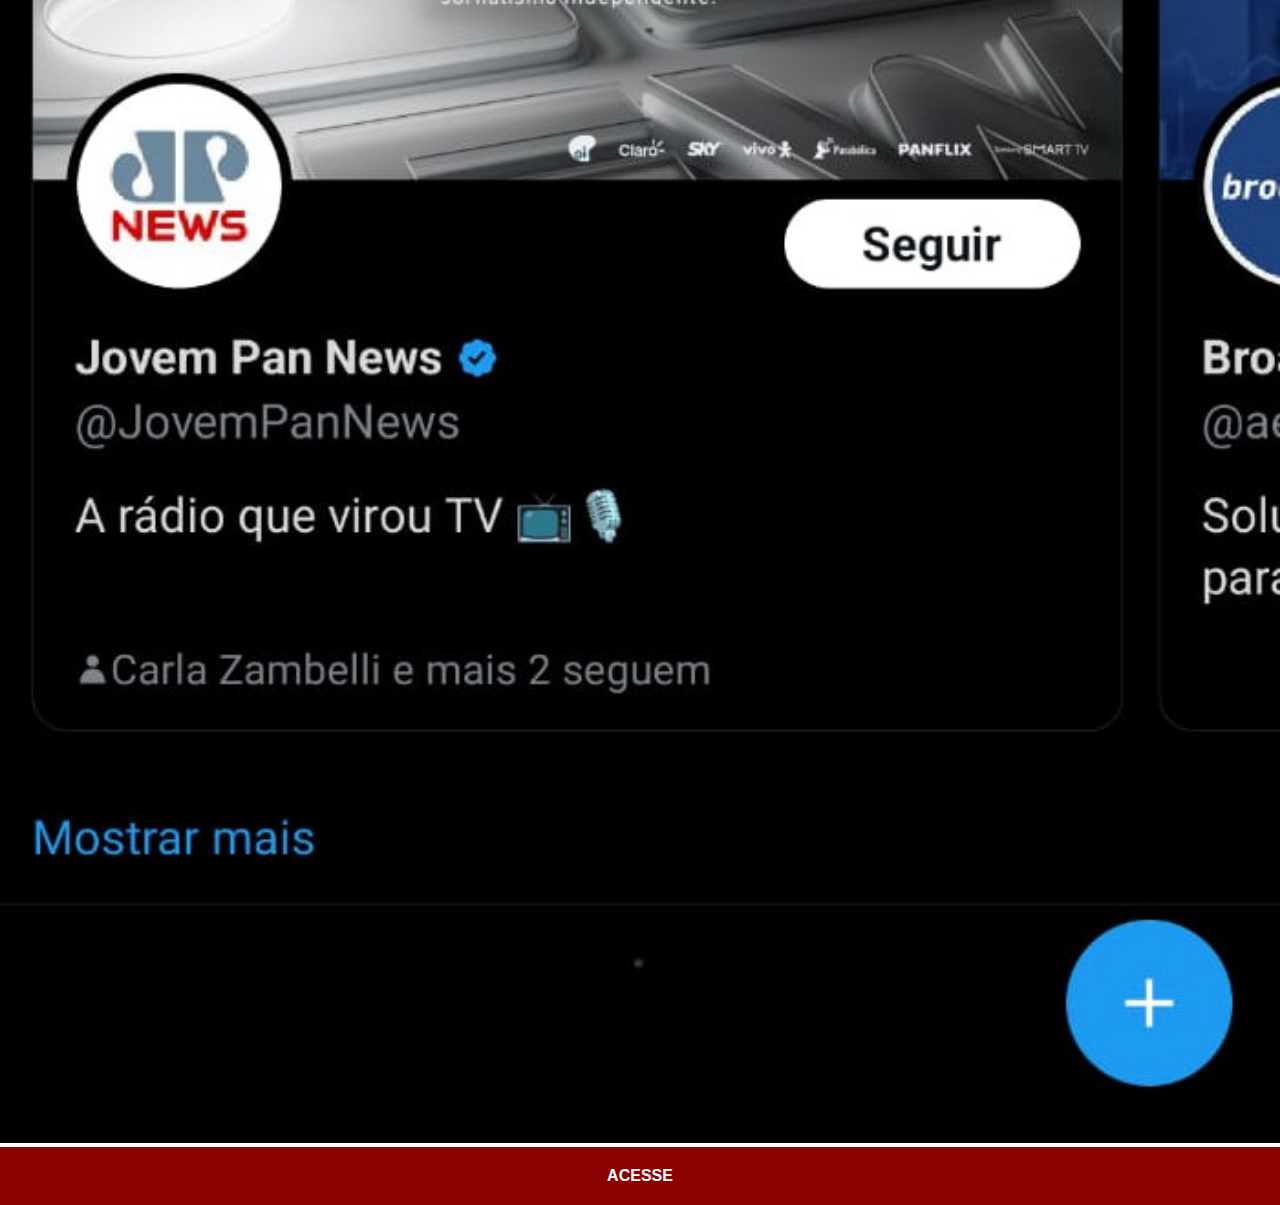
<file: twitter.html>
<!DOCTYPE html>
<html lang="pt-br">
<head>
    <meta charset="UTF-8">
    <meta name="viewport" content="width=device-width, initial-scale=1.0">
    <title>Instagram</title>
    <link rel="stylesheet" href="estilos/social.css">
</head>
<body>
    <img src="imagens/tela-x.jpeg" alt="Twitter">
    <a href="https://x.com/jorrani60278" target="_blank"> ACESSE</a>
    
</body>
</html>
</file>
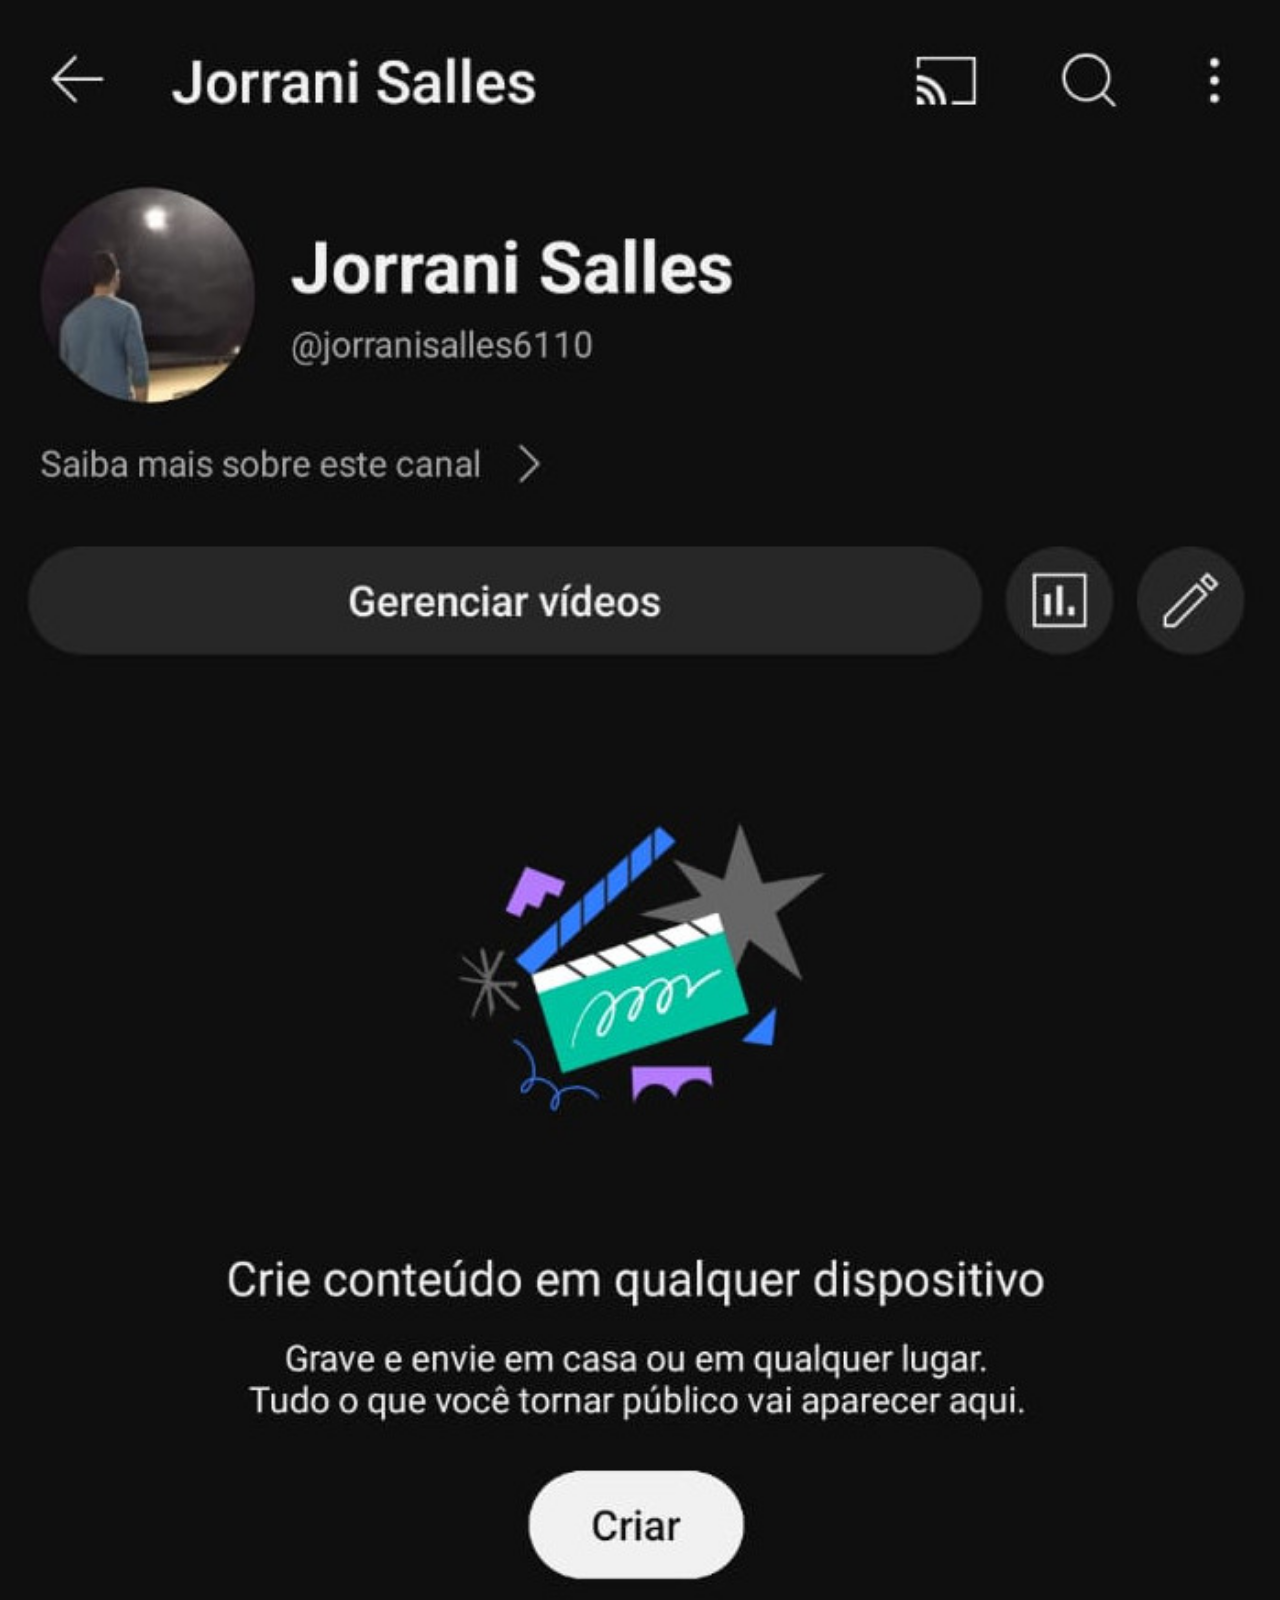
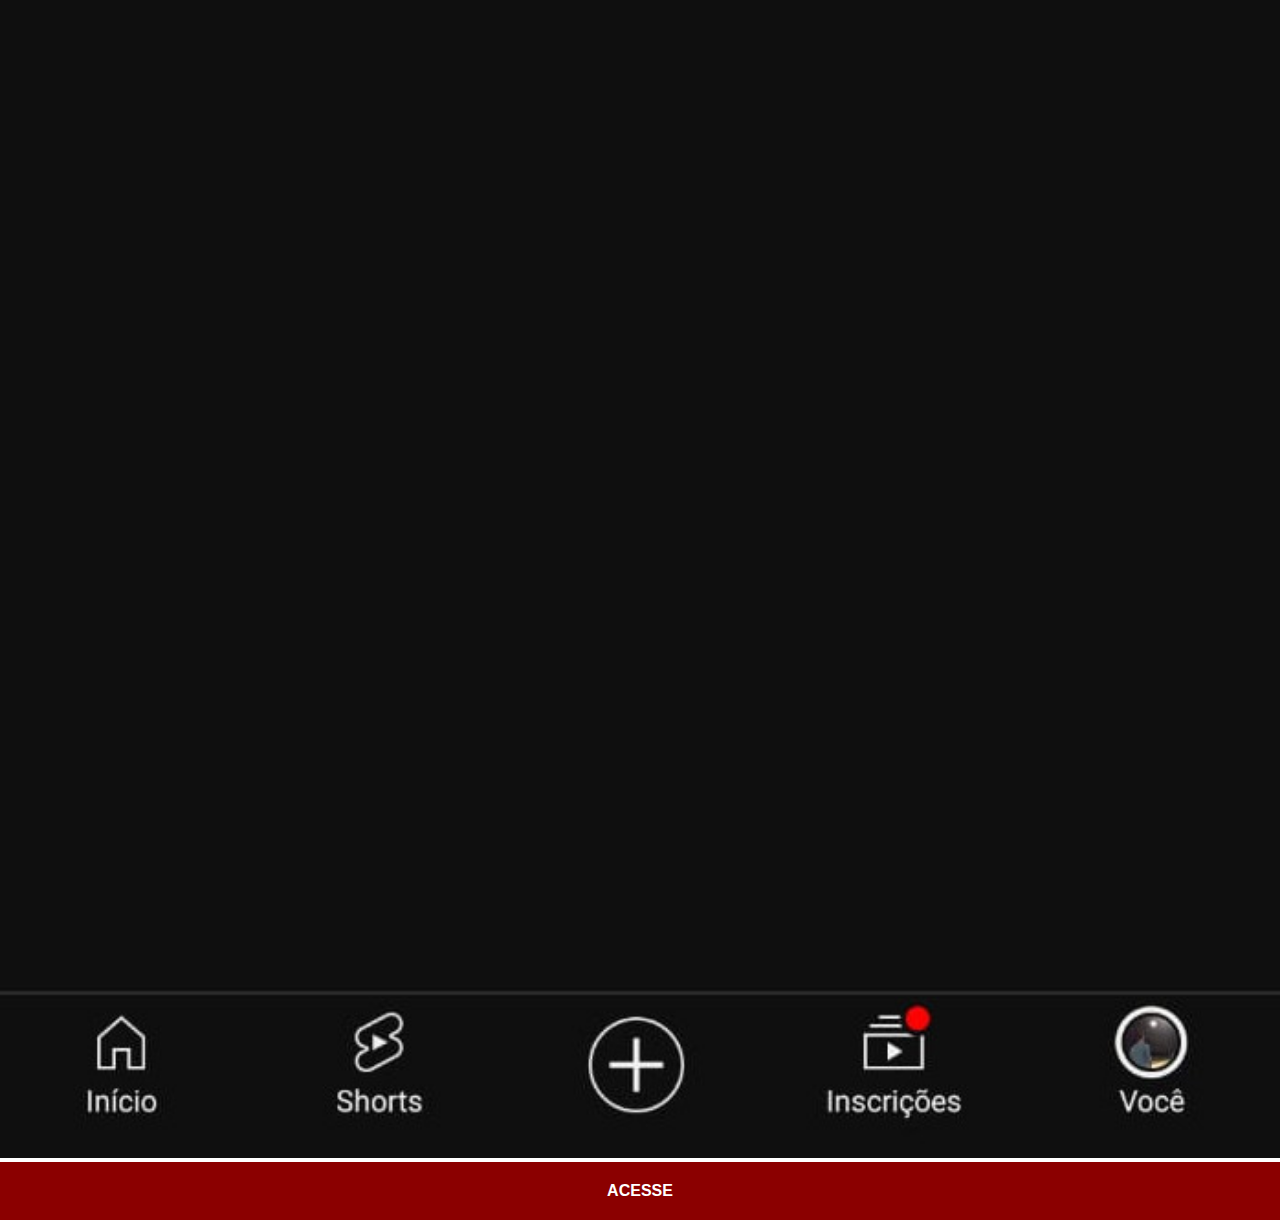
<file: youtube.html>
<!DOCTYPE html>
<html lang="pt-br">
<head>
    <meta charset="UTF-8">
    <meta name="viewport" content="width=device-width, initial-scale=1.0">
    <title>Youtube</title>
    <link rel="stylesheet" href="estilos/social.css">
</head>
<body>
    <img src="imagens/tela-youtube.png" alt="Youtube">

    <a href="https://www.youtube.com/channel/UCgu5GjRz3iyz4mL50OG-JIg" target="_blank">ACESSE</a>
</body>
</html>
</file>
<file: estilos/style.css>
@charset "UTF-8";

* {
    margin: 0px;
    padding: 0px;
    font-family: Arial, Helvetica, sans-serif;
}

html, body {
    height: 100vh;
    width: 100vw;
    background-color: black;
}

body {
    background: url('../imagens/fundo-madeira.jpg') no-repeat top center;
    background-size: cover;
    background-attachment: fixed;
}

main {
    position: relative;
    height: 100vh;    
    
}

section#telefone {
    position: absolute;
    top: 50%;
    left: 50%;
    transform: translate(-50%, -50%);

    height: 627px;
    width: 311px;
    background: url('../imagens/frame-iphone.png') no-repeat;
}

iframe#tela {
    position: relative;
    top: 80px;
    left: 22px;
    width: 267px;
    height: 471px;


}

section#redes-sociais {
    text-align: right;
}

section#redes-sociais img{
    width: 50px;
    margin: 10px;
    border-radius: 50px;
    box-shadow: 2px 2px 5px rgba(0, 0, 0.400);
    box-sizing: border-box;
}

section#redes-sociais img:hover {

    border: 2px solid rgba(255, 255, 255, 0.637);
    transform: translate(-3px, -3px);
    box-shadow: 5px 5px 10px rgba(0, 0, 0.623);
    transition: transform .3s, border 1s;

}
</file>
<file: estilos/social.css>
@charset "UTF-8";
* {
    margin: 0px;
    padding: 0px;
    font-family: Arial, Helvetica, sans-serif;
}

::-webkit-scrollbar {
    width: 0px;
    height: 0px;

}

img {
    width: 100vw;
}

a {
    display: block;
    background-color: darkred;
    color: white;
    padding: 20px;
    text-align: center;
    font-weight: bolder;
    text-decoration: none;
}

a:hover {
    background-color: red;
}
</file>
